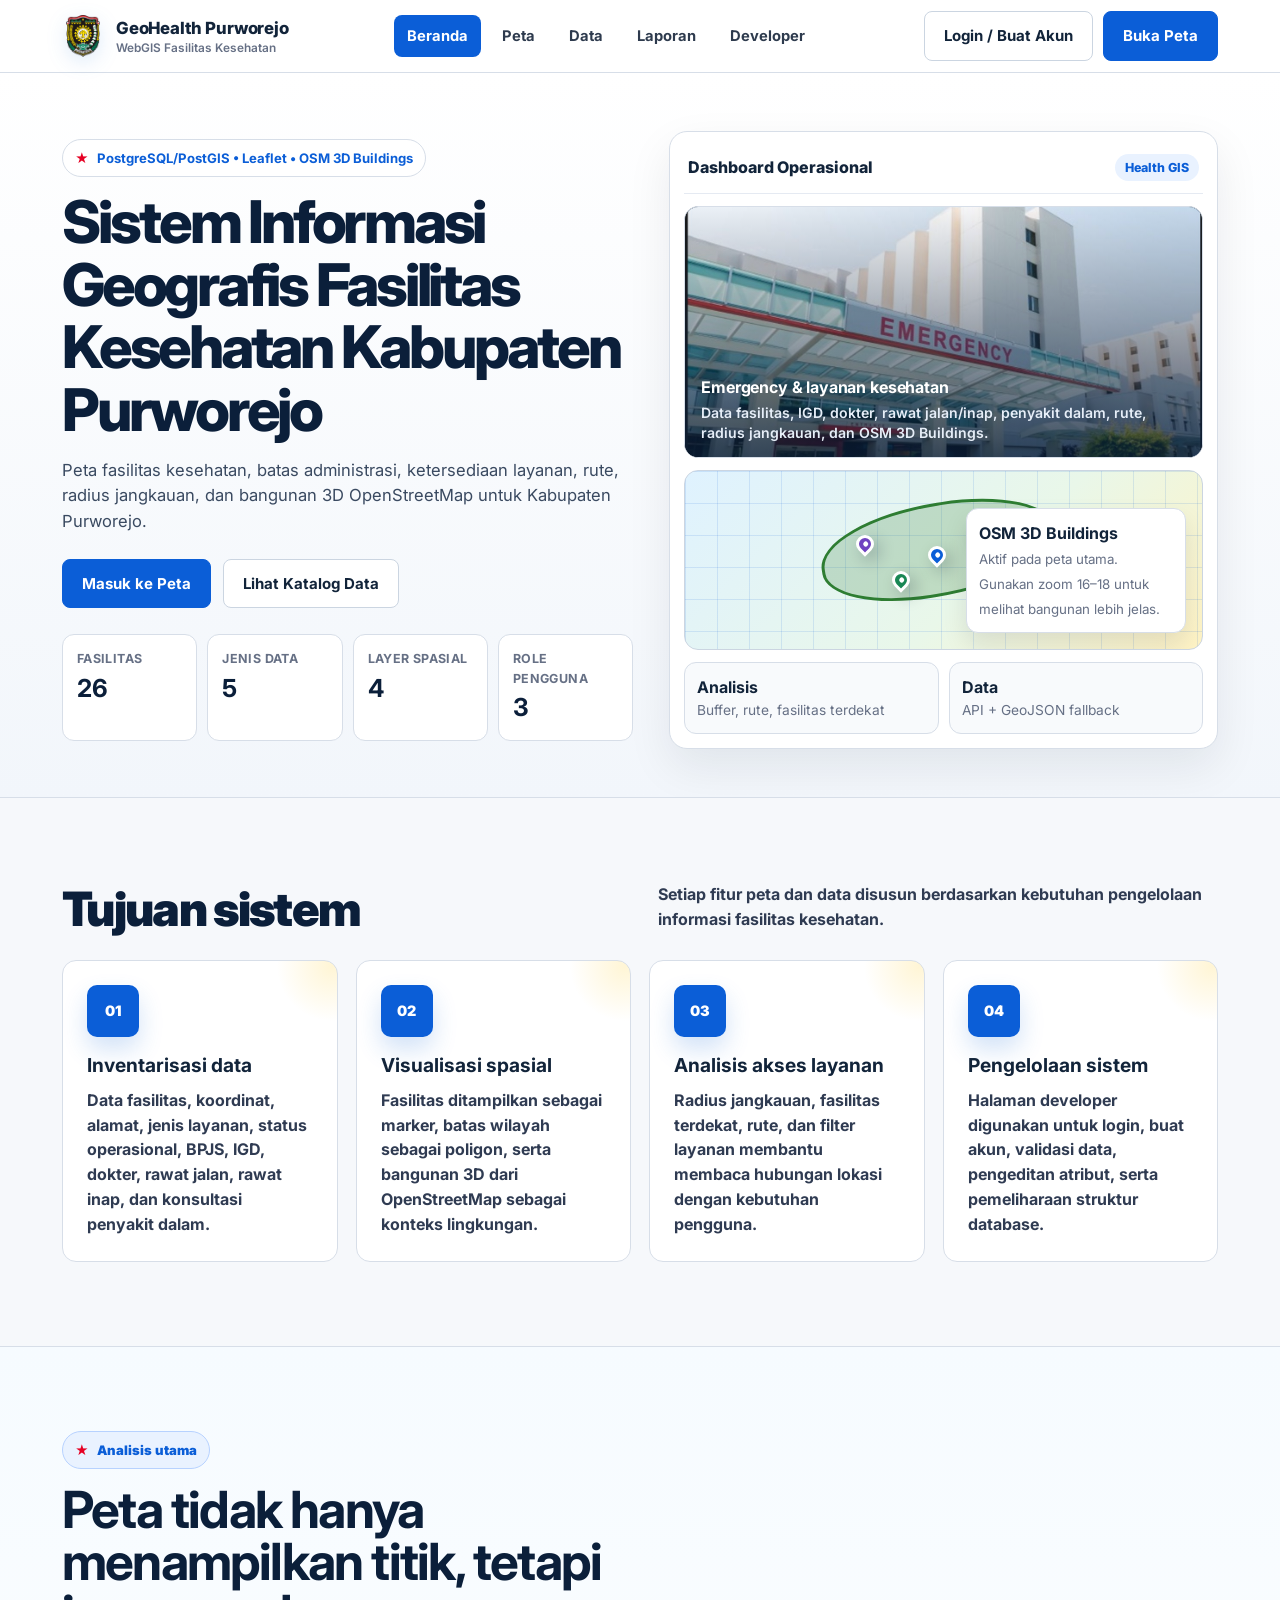
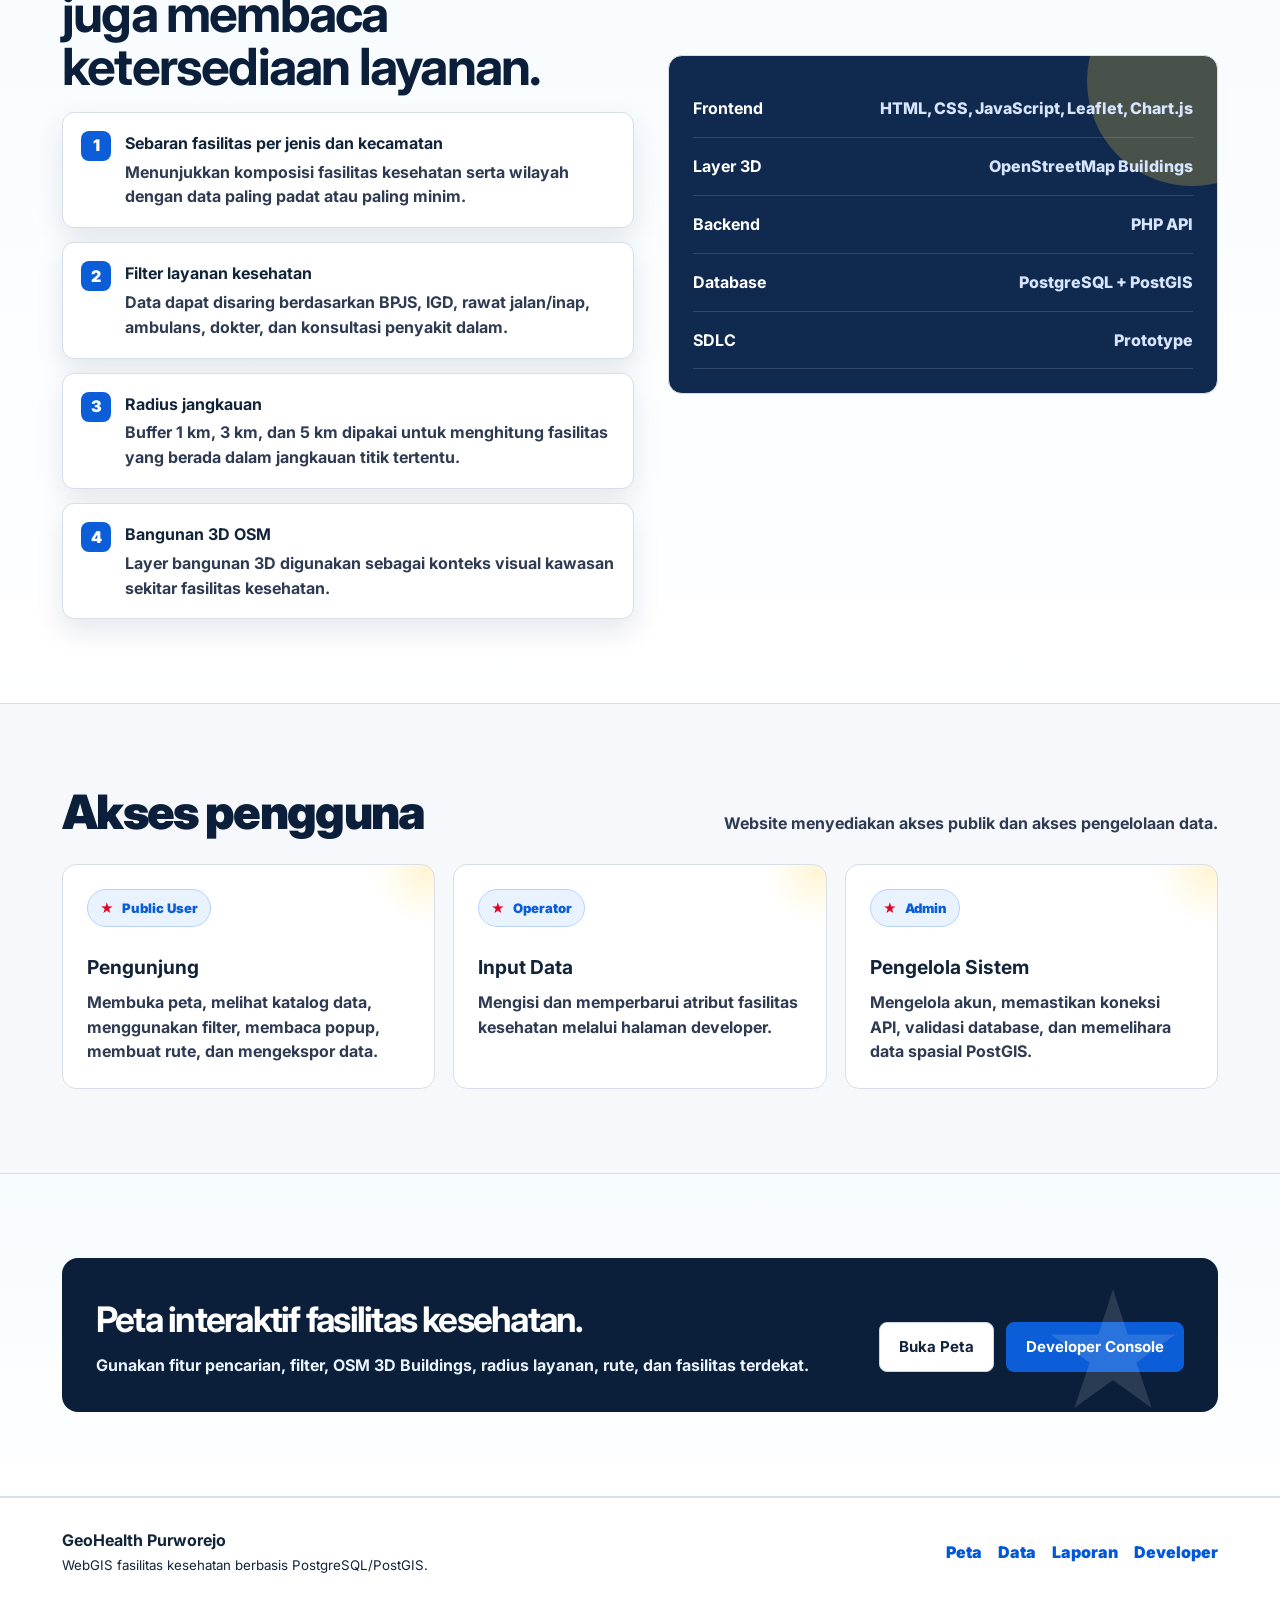
<file: index.html>
<!doctype html>
<html lang="id">
<head>
  <meta charset="utf-8">
  <meta name="viewport" content="width=device-width, initial-scale=1">
  <title>GeoHealth Purworejo | WebGIS Fasilitas Kesehatan</title>
  <link rel="preconnect" href="https://fonts.googleapis.com">
  <link rel="preconnect" href="https://fonts.gstatic.com" crossorigin>
  <link href="https://fonts.googleapis.com/css2?family=Inter:wght@400;500;600;700;800&display=swap" rel="stylesheet">
  <link rel="stylesheet" href="assets/css/style.css">
</head>
<body class="formal-theme">
  <nav class="site-nav formal-nav">
    <div class="container-narrow nav-inner">
      <a class="brand" href="index.html"><img src="assets/img/Lambang_Kabupaten_Purworejo.png" alt="Logo Purworejo"><span>GeoHealth Purworejo<small>WebGIS Fasilitas Kesehatan</small></span></a>
      <button class="mobile-toggle" id="mobileToggle" type="button">☰</button>
      <div class="nav-links" id="navLinks">
        <a class="active" href="index.html">Beranda</a>
        <a href="map.html">Peta</a>
        <a href="data.html">Data</a>
        <a href="laporan.html">Laporan</a>
        <a href="login.html">Developer</a>
      </div>
      <div class="nav-actions"><a class="btn btn-light" href="login.html">Login / Buat Akun</a><a class="btn btn-primary" href="map.html">Buka Peta</a></div>
    </div>
  </nav>

  <header class="hero formal-hero">
    <div class="container-narrow formal-hero-grid">
      <div class="formal-hero-copy">
        <span class="kicker">PostgreSQL/PostGIS • Leaflet • OSM 3D Buildings</span>
        <h1>Sistem Informasi Geografis Fasilitas Kesehatan Kabupaten Purworejo</h1>
        <p class="lead">Peta fasilitas kesehatan, batas administrasi, ketersediaan layanan, rute, radius jangkauan, dan bangunan 3D OpenStreetMap untuk Kabupaten Purworejo.</p>
        <div class="hero-cta"><a class="btn btn-primary" href="map.html">Masuk ke Peta</a><a class="btn btn-light" href="data.html">Lihat Katalog Data</a></div>
        <div class="formal-metric-strip">
          <div><span>Fasilitas</span><b id="homeTotal">26</b></div>
          <div><span>Jenis data</span><b>5</b></div>
          <div><span>Layer spasial</span><b>4</b></div>
          <div><span>Role pengguna</span><b>3</b></div>
        </div>
      </div>
      <div class="formal-dashboard-card dashboard-photo-card">
        <div class="dash-toolbar"><span>Dashboard Operasional</span><em>Health GIS</em></div>
        <figure class="dashboard-photo">
          <img src="assets/img/dashboard-rs.jpg" alt="Ilustrasi fasilitas rumah sakit untuk dashboard GeoHealth Purworejo" loading="eager">
          <figcaption>
            <b>Emergency & layanan kesehatan</b>
            <span>Data fasilitas, IGD, dokter, rawat jalan/inap, penyakit dalam, rute, radius jangkauan, dan OSM 3D Buildings.</span>
          </figcaption>
        </figure>
        <div class="dash-map-surface compact-map">
          <div class="dash-boundary"></div>
          <span class="pin p1"></span><span class="pin p2 red"></span><span class="pin p3 green"></span><span class="pin p4 yellow"></span><span class="pin p5 purple"></span>
          <div class="dash-osm-card"><b>OSM 3D Buildings</b><small>Aktif pada peta utama. Gunakan zoom 16–18 untuk melihat bangunan lebih jelas.</small></div>
        </div>
        <div class="dash-bottom">
          <div><b>Analisis</b><span>Buffer, rute, fasilitas terdekat</span></div>
          <div><b>Data</b><span>API + GeoJSON fallback</span></div>
        </div>
      </div>
    </div>
  </header>

  <section class="section" id="tujuan">
    <div class="container-narrow">
      <div class="section-head formal-head"><h2>Tujuan sistem</h2><p>Setiap fitur peta dan data disusun berdasarkan kebutuhan pengelolaan informasi fasilitas kesehatan.</p></div>
      <div class="grid-4 formal-card-grid">
        <div class="card formal-card"><div class="icon">01</div><h3>Inventarisasi data</h3><p>Data fasilitas, koordinat, alamat, jenis layanan, status operasional, BPJS, IGD, dokter, rawat jalan, rawat inap, dan konsultasi penyakit dalam.</p></div>
        <div class="card formal-card"><div class="icon">02</div><h3>Visualisasi spasial</h3><p>Fasilitas ditampilkan sebagai marker, batas wilayah sebagai poligon, serta bangunan 3D dari OpenStreetMap sebagai konteks lingkungan.</p></div>
        <div class="card formal-card"><div class="icon">03</div><h3>Analisis akses layanan</h3><p>Radius jangkauan, fasilitas terdekat, rute, dan filter layanan membantu membaca hubungan lokasi dengan kebutuhan pengguna.</p></div>
        <div class="card formal-card"><div class="icon">04</div><h3>Pengelolaan sistem</h3><p>Halaman developer digunakan untuk login, buat akun, validasi data, pengeditan atribut, serta pemeliharaan struktur database.</p></div>
      </div>
    </div>
  </section>

  <section class="section soft formal-soft">
    <div class="container-narrow split">
      <div>
        <span class="pill formal-pill">Analisis utama</span>
        <h2 class="big-title">Peta tidak hanya menampilkan titik, tetapi juga membaca ketersediaan layanan.</h2>
        <div class="feature-list formal-feature-list">
          <div class="feature-row"><span class="check">1</span><div><b>Sebaran fasilitas per jenis dan kecamatan</b><p>Menunjukkan komposisi fasilitas kesehatan serta wilayah dengan data paling padat atau paling minim.</p></div></div>
          <div class="feature-row"><span class="check">2</span><div><b>Filter layanan kesehatan</b><p>Data dapat disaring berdasarkan BPJS, IGD, rawat jalan/inap, ambulans, dokter, dan konsultasi penyakit dalam.</p></div></div>
          <div class="feature-row"><span class="check">3</span><div><b>Radius jangkauan</b><p>Buffer 1 km, 3 km, dan 5 km dipakai untuk menghitung fasilitas yang berada dalam jangkauan titik tertentu.</p></div></div>
          <div class="feature-row"><span class="check">4</span><div><b>Bangunan 3D OSM</b><p>Layer bangunan 3D digunakan sebagai konteks visual kawasan sekitar fasilitas kesehatan.</p></div></div>
        </div>
      </div>
      <div class="preview-panel formal-stack">
        <div class="line"><b>Frontend</b><span>HTML, CSS, JavaScript, Leaflet, Chart.js</span></div>
        <div class="line"><b>Layer 3D</b><span>OpenStreetMap Buildings</span></div>
        <div class="line"><b>Backend</b><span>PHP API</span></div>
        <div class="line"><b>Database</b><span>PostgreSQL + PostGIS</span></div>
        <div class="line"><b>SDLC</b><span>Prototype</span></div>
      </div>
    </div>
  </section>

  <section class="section">
    <div class="container-narrow">
      <div class="section-head formal-head"><h2>Akses pengguna</h2><p>Website menyediakan akses publik dan akses pengelolaan data.</p></div>
      <div class="grid-3">
        <div class="card role-card formal-card"><span class="pill formal-pill">Public User</span><h3>Pengunjung</h3><p>Membuka peta, melihat katalog data, menggunakan filter, membaca popup, membuat rute, dan mengekspor data.</p></div>
        <div class="card role-card formal-card"><span class="pill formal-pill">Operator</span><h3>Input Data</h3><p>Mengisi dan memperbarui atribut fasilitas kesehatan melalui halaman developer.</p></div>
        <div class="card role-card formal-card"><span class="pill formal-pill">Admin</span><h3>Pengelola Sistem</h3><p>Mengelola akun, memastikan koneksi API, validasi database, dan memelihara data spasial PostGIS.</p></div>
      </div>
    </div>
  </section>

  <section class="section soft formal-soft">
    <div class="container-narrow">
      <div class="cta formal-cta">
        <div><h2>Peta interaktif fasilitas kesehatan.</h2><p>Gunakan fitur pencarian, filter, OSM 3D Buildings, radius layanan, rute, dan fasilitas terdekat.</p></div>
        <div class="hero-cta"><a class="btn btn-light" href="map.html">Buka Peta</a><a class="btn btn-primary" href="login.html">Developer Console</a></div>
      </div>
    </div>
  </section>

  <footer class="site-footer"><div class="container-narrow footer-inner"><div><b>GeoHealth Purworejo</b><br><small>WebGIS fasilitas kesehatan berbasis PostgreSQL/PostGIS.</small></div><div class="footer-links"><a href="map.html">Peta</a><a href="data.html">Data</a><a href="laporan.html">Laporan</a><a href="login.html">Developer</a></div></div></footer>
  <script src="assets/js/common.js"></script>
</body>
</html>
</file>
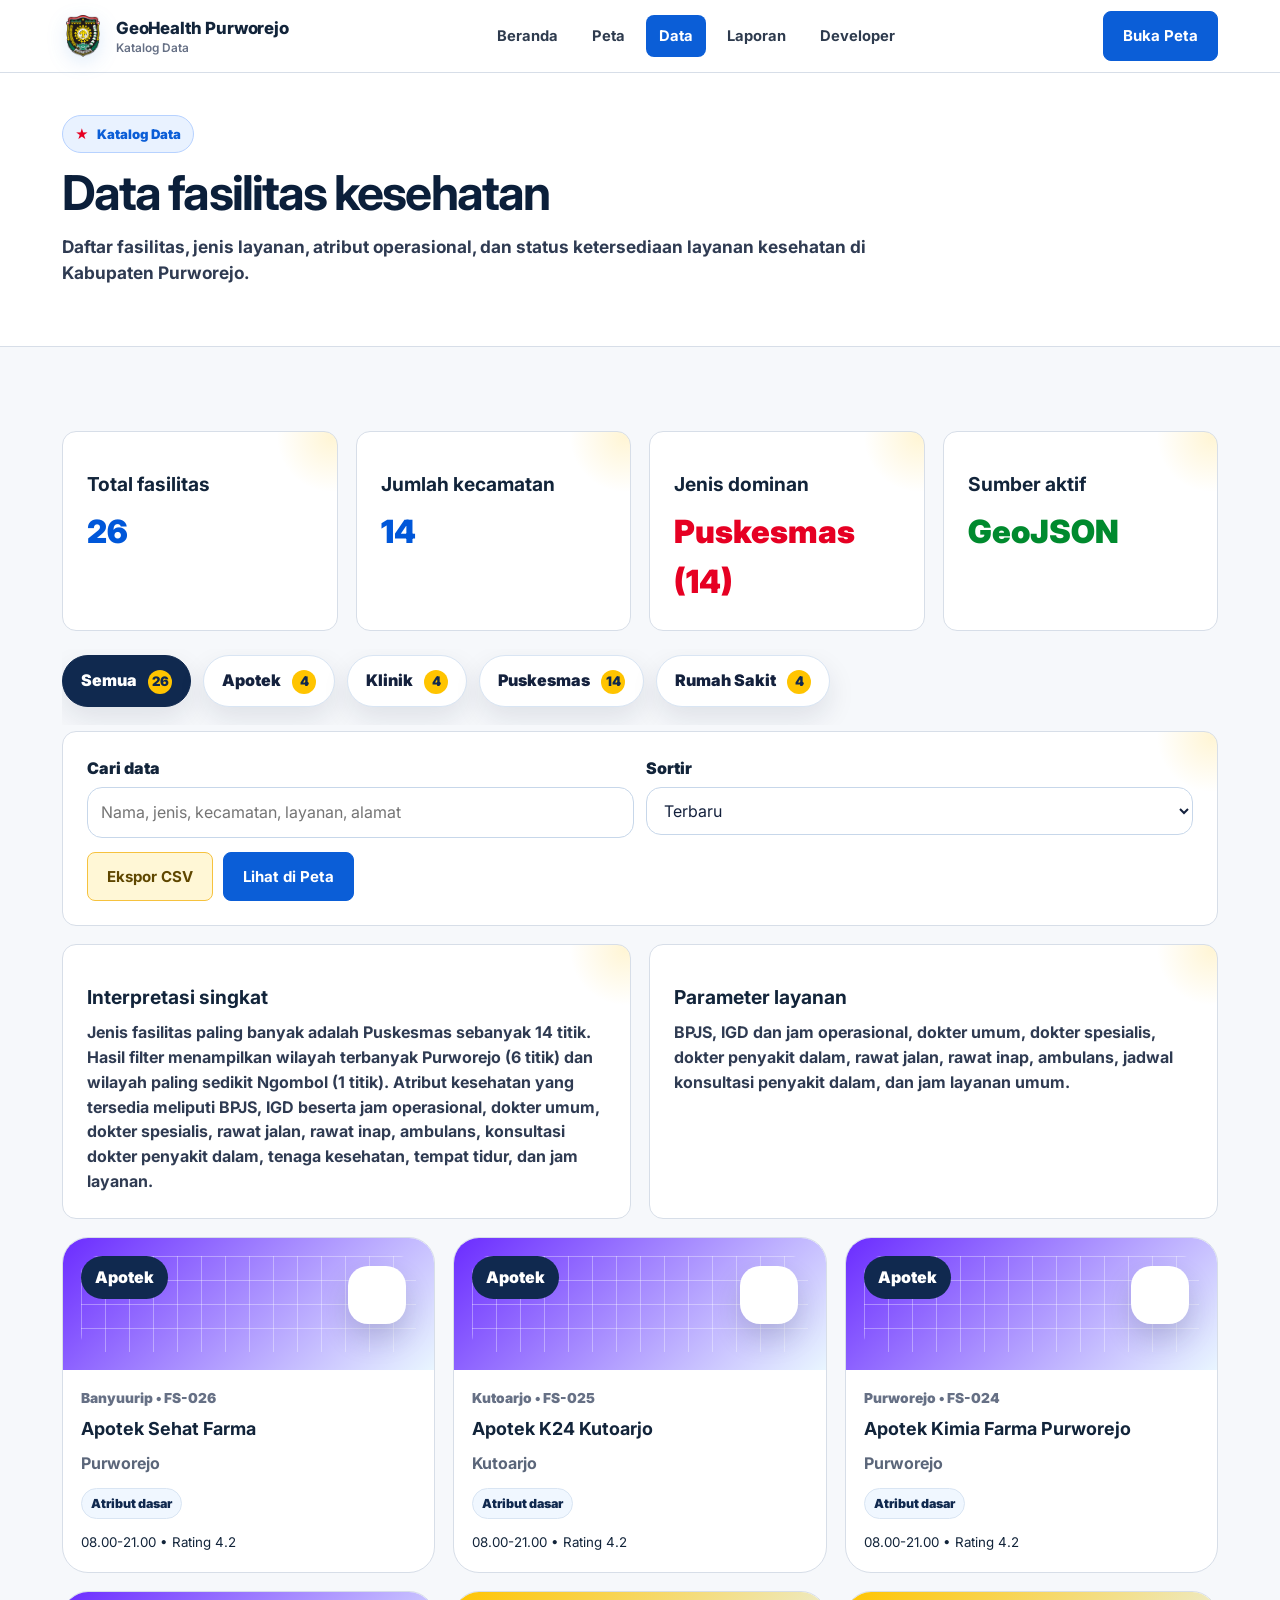
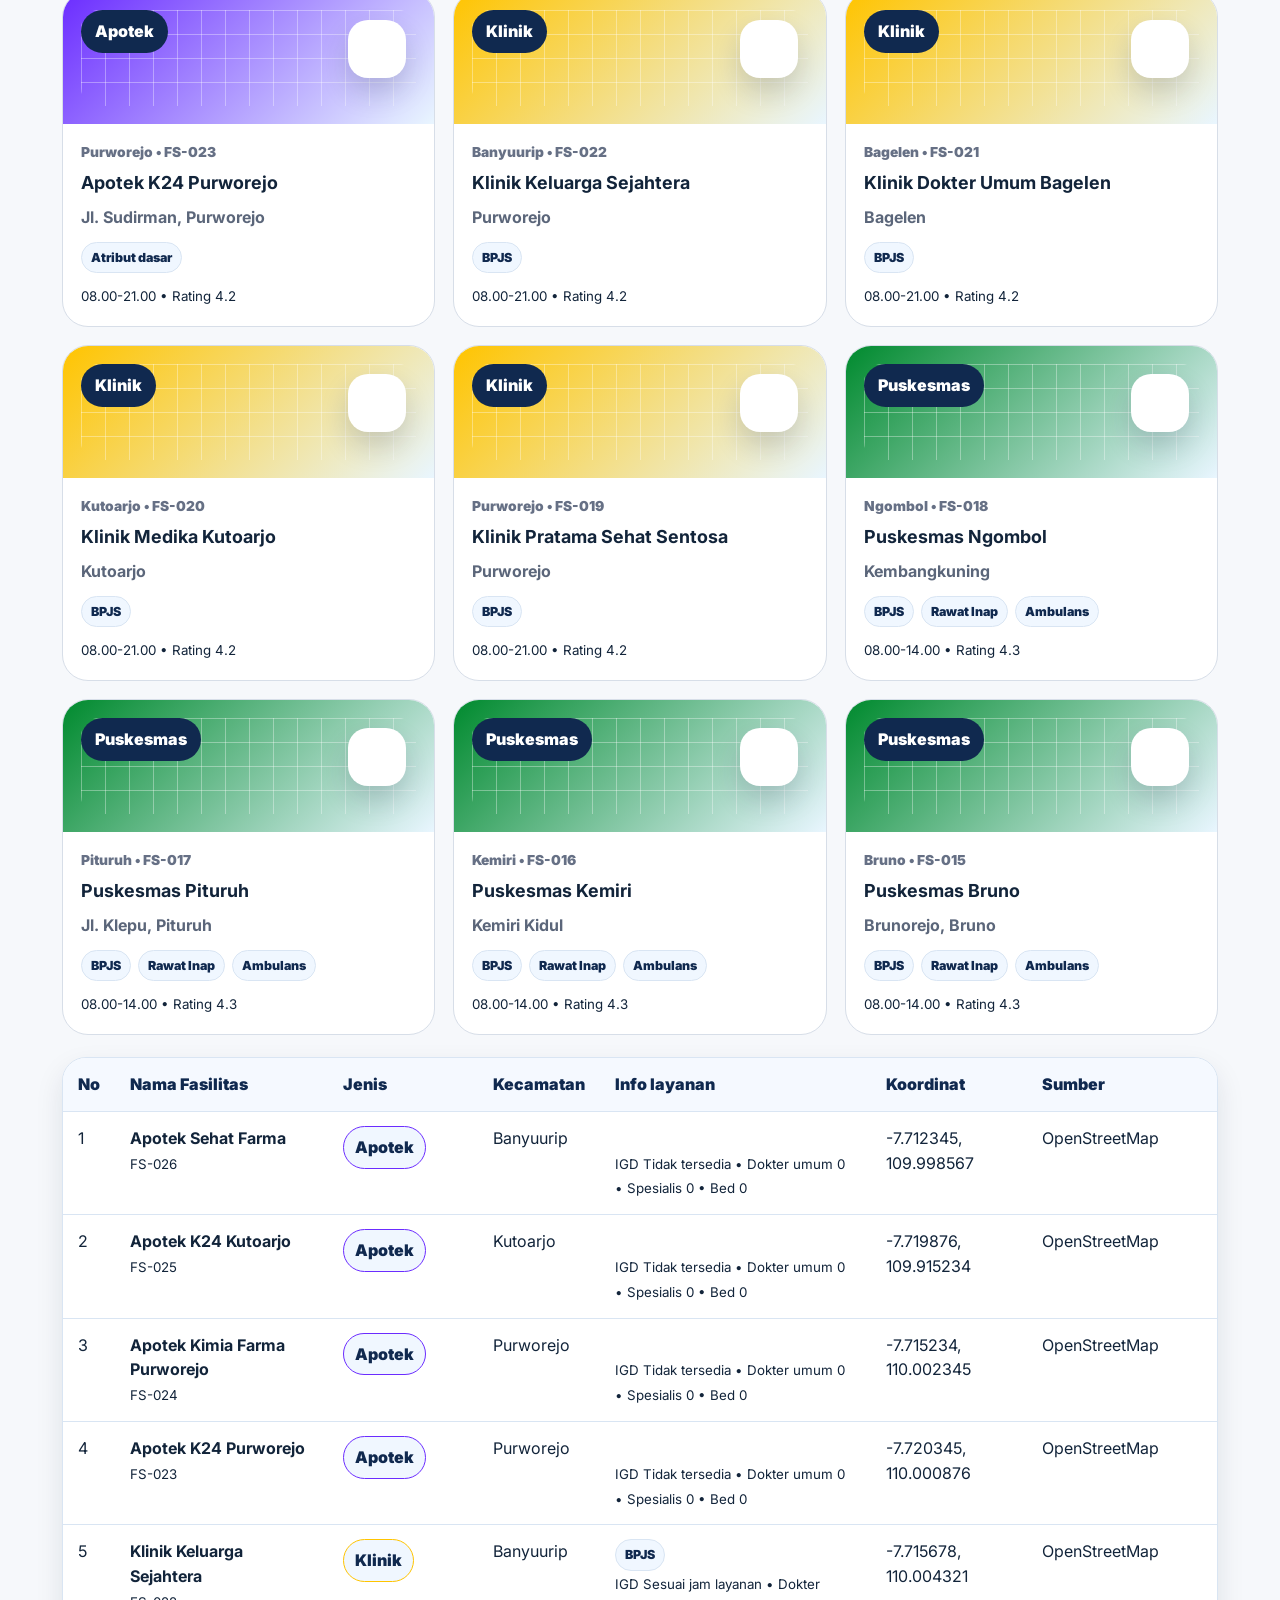
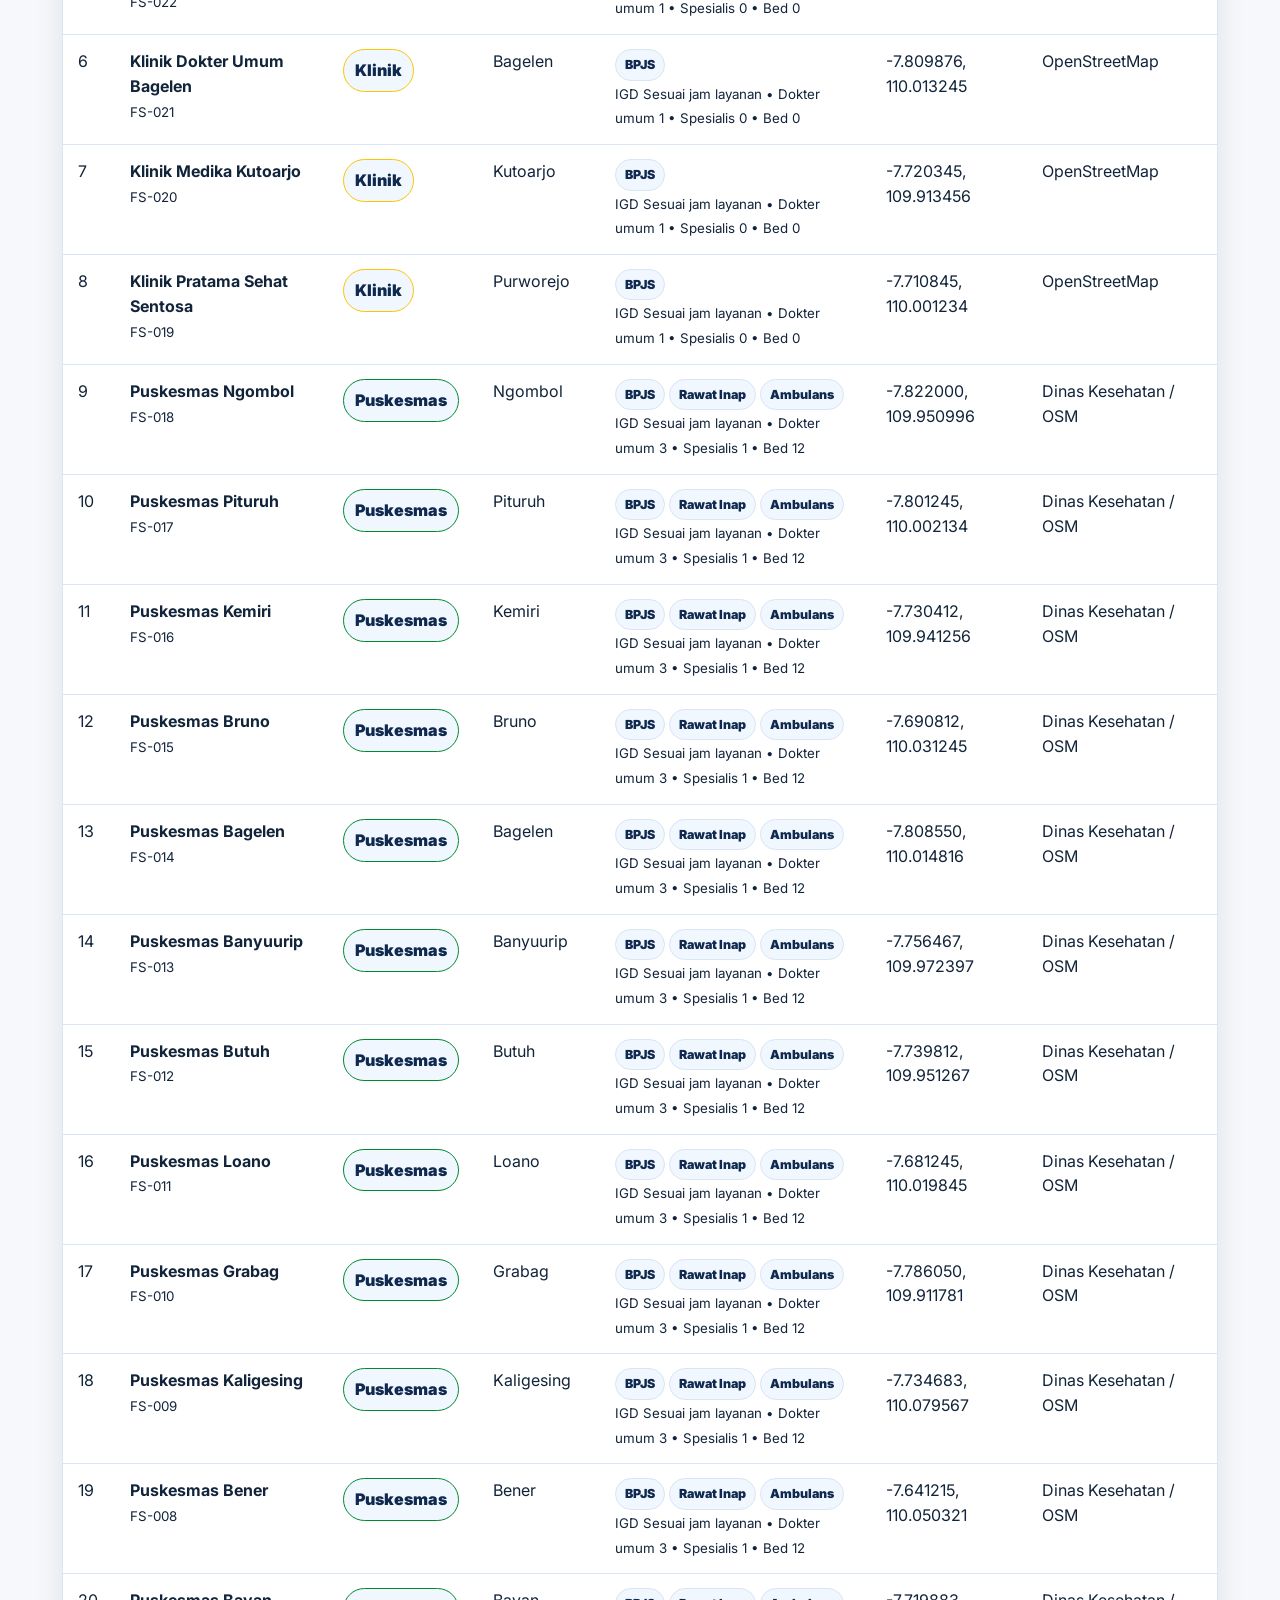
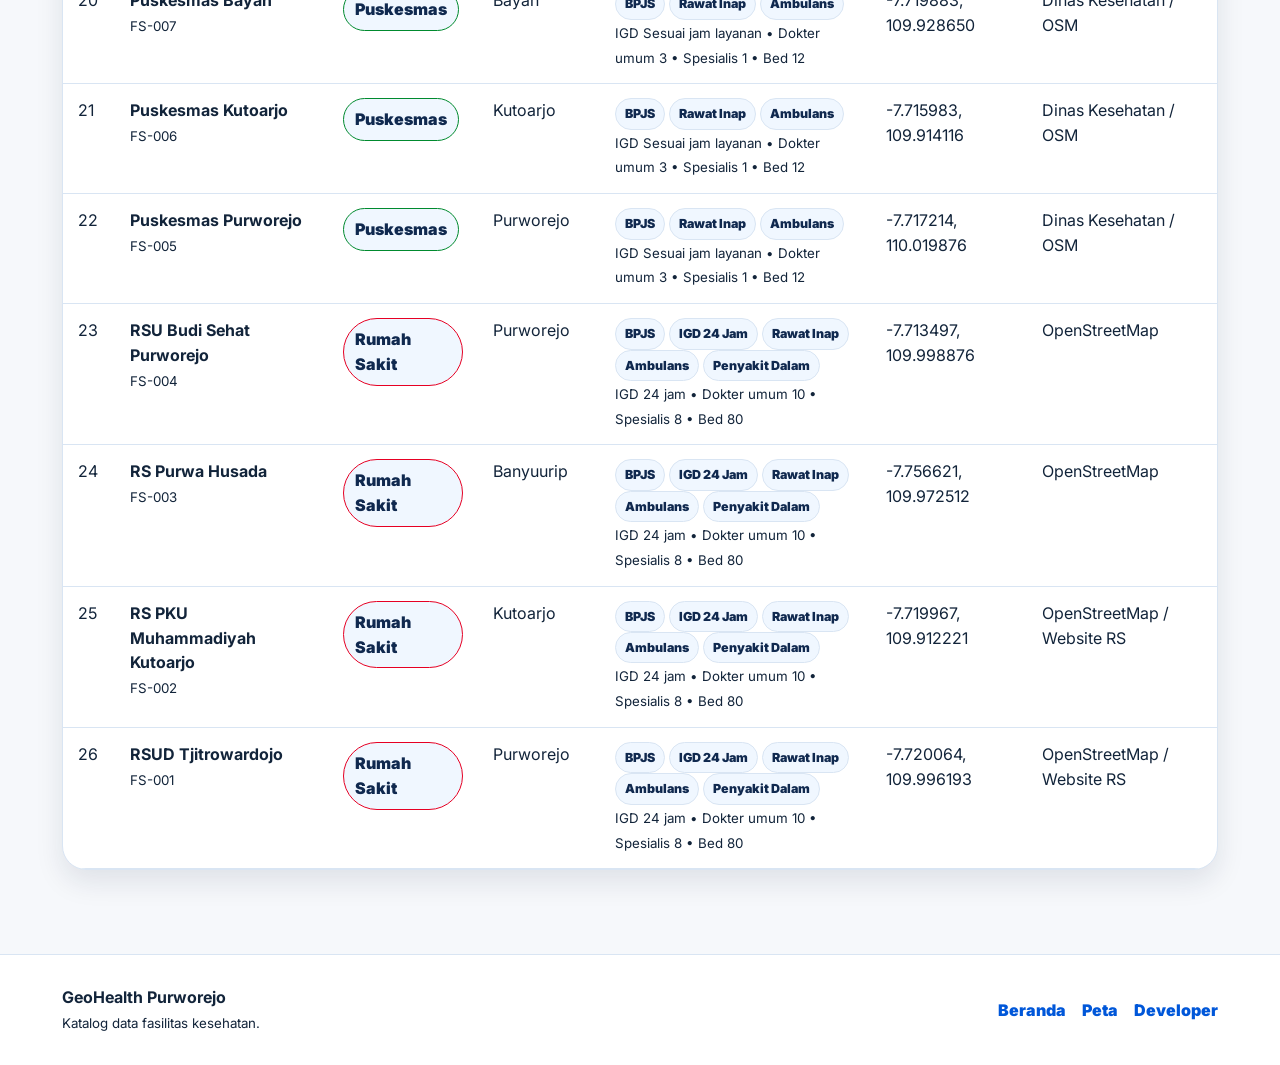
<file: data.html>
<!doctype html>
<html lang="id">
<head>
  <meta charset="utf-8"><meta name="viewport" content="width=device-width, initial-scale=1">
  <title>Katalog Data | GeoHealth Purworejo</title>
  <link rel="preconnect" href="https://fonts.googleapis.com"><link rel="preconnect" href="https://fonts.gstatic.com" crossorigin>
  <link href="https://fonts.googleapis.com/css2?family=Inter:wght@400;500;600;700;800&display=swap" rel="stylesheet">
  <link rel="stylesheet" href="assets/css/style.css">
</head>
<body class="formal-theme">
<nav class="site-nav formal-nav"><div class="container-narrow nav-inner"><a class="brand" href="index.html"><img src="assets/img/Lambang_Kabupaten_Purworejo.png" alt="Logo"><span>GeoHealth Purworejo<small>Katalog Data</small></span></a><button class="mobile-toggle" id="mobileToggle" type="button">☰</button><div class="nav-links" id="navLinks"><a href="index.html">Beranda</a><a href="map.html">Peta</a><a class="active" href="data.html">Data</a><a href="laporan.html">Laporan</a><a href="login.html">Developer</a></div><div class="nav-actions"><a class="btn btn-primary" href="map.html">Buka Peta</a></div></div></nav>
<header class="page-hero formal-page-hero"><div class="container-narrow"><span class="pill formal-pill">Katalog Data</span><h1>Data fasilitas kesehatan</h1><p>Daftar fasilitas, jenis layanan, atribut operasional, dan status ketersediaan layanan kesehatan di Kabupaten Purworejo.</p></div></header>
<main class="section"><div class="container-narrow">
  <div class="grid-4 formal-card-grid" style="margin-bottom:18px"><div class="card formal-card"><h3>Total fasilitas</h3><p class="stat-number" id="dtTotal">0</p></div><div class="card formal-card"><h3>Jumlah kecamatan</h3><p class="stat-number" id="dtKec">0</p></div><div class="card formal-card"><h3>Jenis dominan</h3><p class="stat-number red" id="dtDominant">—</p></div><div class="card formal-card"><h3>Sumber aktif</h3><p class="stat-number green" id="dtSource">—</p></div></div>
  <div class="category-row" id="categoryRow"><button class="category-pill active" data-type="">Semua</button></div>
  <div class="catalog-toolbar card formal-card"><div class="form-grid"><div class="form-group"><label>Cari data</label><input class="input" id="dtSearch" placeholder="Nama, jenis, kecamatan, layanan, alamat"></div><div class="form-group"><label>Sortir</label><select class="select" id="dtSort"><option value="terbaru">Terbaru</option><option value="nama">Nama A-Z</option><option value="jenis">Jenis fasilitas</option><option value="kecamatan">Kecamatan</option></select></div></div><div class="toolbar-actions"><button class="btn btn-soft" id="dtExport" type="button">Ekspor CSV</button><a class="btn btn-primary" href="map.html">Lihat di Peta</a></div></div>
  <div class="grid-2" style="margin:18px 0"><div class="card analysis-card formal-card"><h3>Interpretasi singkat</h3><p id="dtInterpretation">Memuat analisis data...</p></div><div class="card analysis-card formal-card"><h3>Parameter layanan</h3><p>BPJS, IGD dan jam operasional, dokter umum, dokter spesialis, dokter penyakit dalam, rawat jalan, rawat inap, ambulans, jadwal konsultasi penyakit dalam, dan jam layanan umum.</p></div></div>
  <div class="publication-grid formal-publication-grid" id="cardList"></div>
  <div class="table-wrap" style="margin-top:22px"><table class="data-table"><thead><tr><th>No</th><th>Nama Fasilitas</th><th>Jenis</th><th>Kecamatan</th><th>Info layanan</th><th>Koordinat</th><th>Sumber</th></tr></thead><tbody id="dtBody"><tr><td colspan="7">Memuat data...</td></tr></tbody></table></div>
</div></main>
<footer class="site-footer"><div class="container-narrow footer-inner"><div><b>GeoHealth Purworejo</b><br><small>Katalog data fasilitas kesehatan.</small></div><div class="footer-links"><a href="index.html">Beranda</a><a href="map.html">Peta</a><a href="login.html">Developer</a></div></div></footer><script src="assets/js/common.js"></script><script src="assets/js/data.js"></script></body></html>
</file>
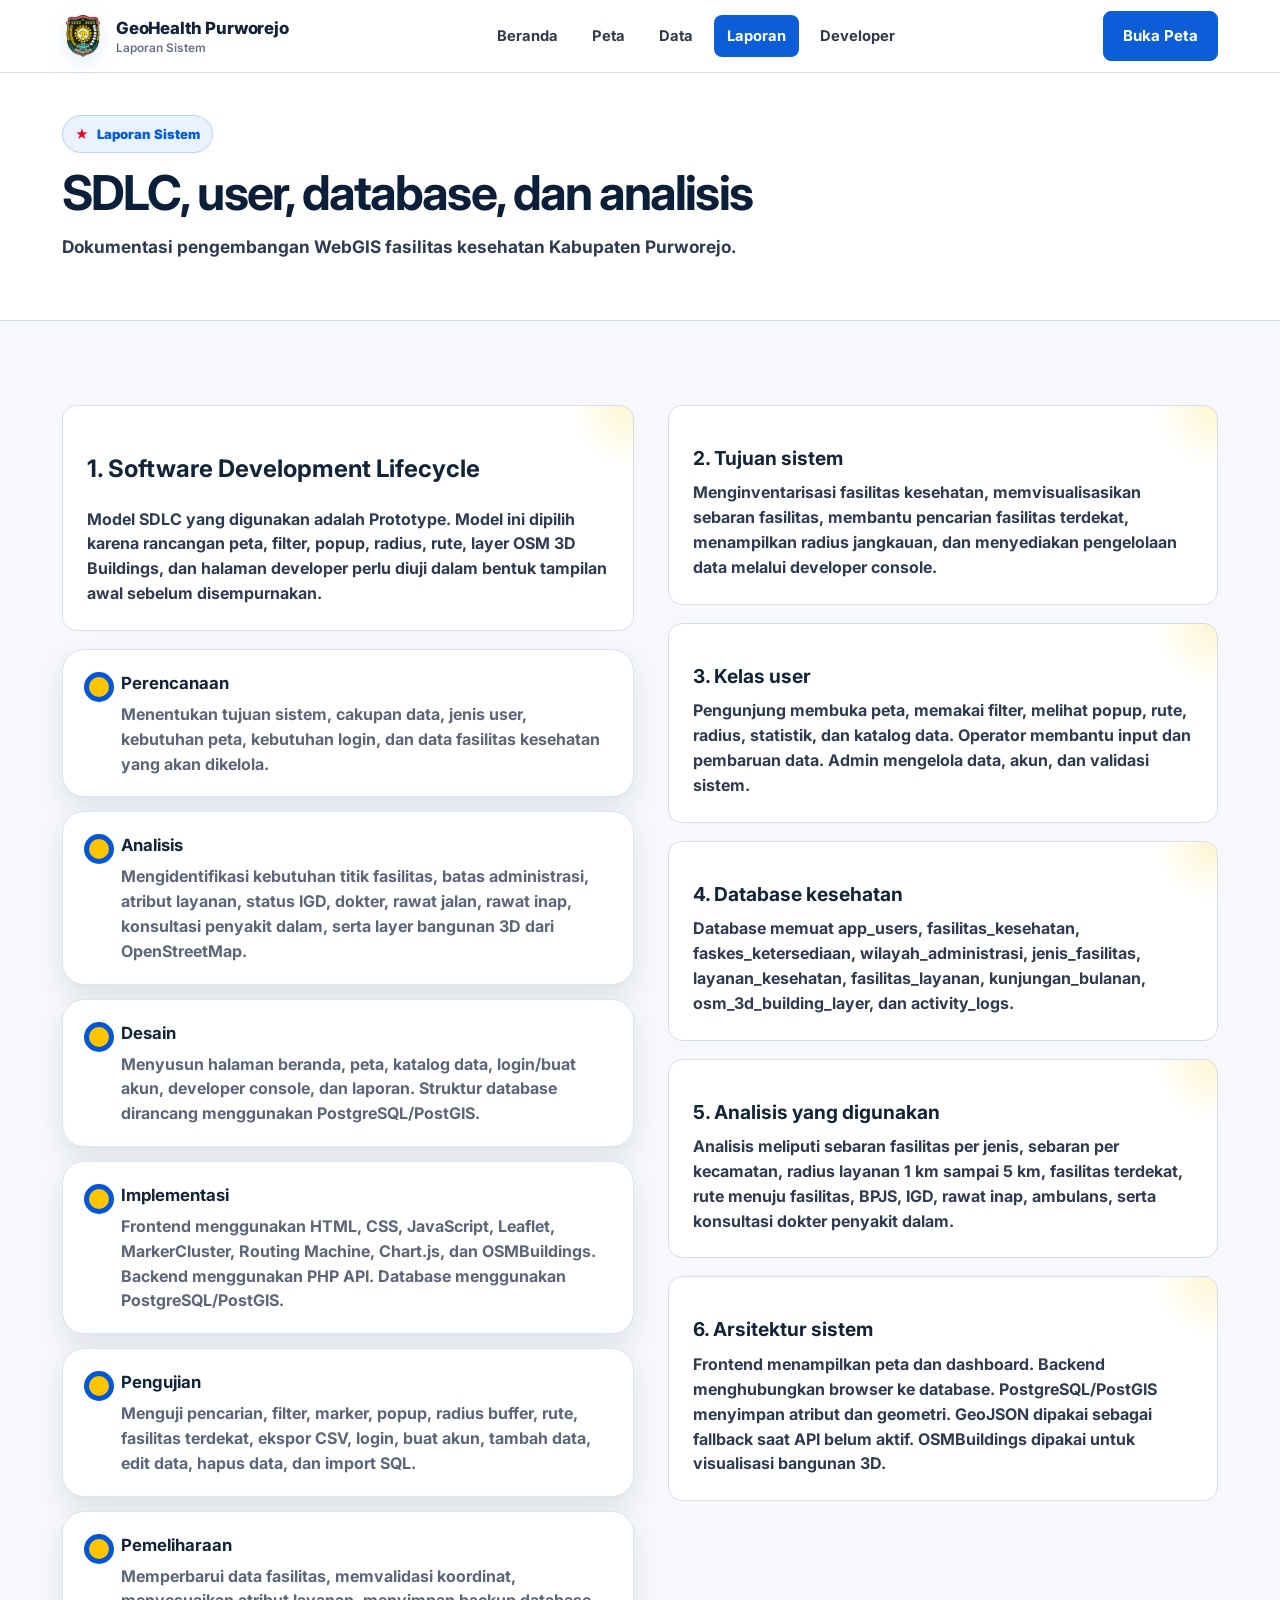
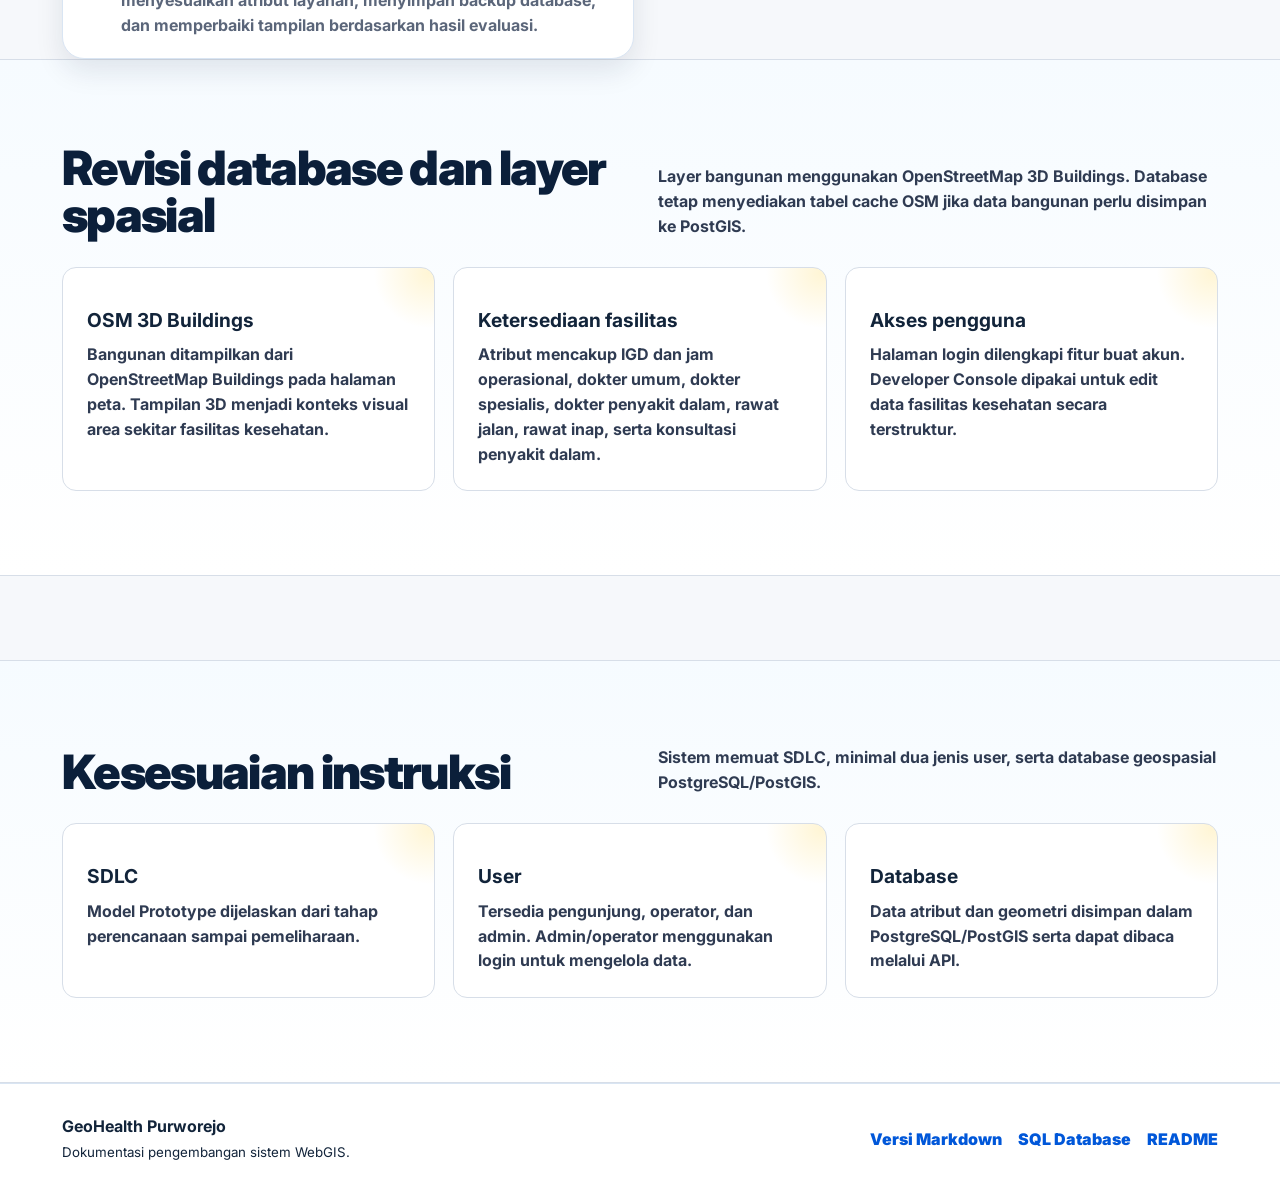
<file: laporan.html>
<!doctype html>
<html lang="id">
<head>
  <meta charset="utf-8"><meta name="viewport" content="width=device-width, initial-scale=1">
  <title>Laporan Sistem | GeoHealth Purworejo</title>
  <link rel="preconnect" href="https://fonts.googleapis.com"><link rel="preconnect" href="https://fonts.gstatic.com" crossorigin>
  <link href="https://fonts.googleapis.com/css2?family=Inter:wght@400;500;600;700;800&display=swap" rel="stylesheet">
  <link rel="stylesheet" href="assets/css/style.css">
</head>
<body class="formal-theme">
<nav class="site-nav formal-nav"><div class="container-narrow nav-inner"><a class="brand" href="index.html"><img src="assets/img/Lambang_Kabupaten_Purworejo.png" alt="Logo"><span>GeoHealth Purworejo<small>Laporan Sistem</small></span></a><button class="mobile-toggle" id="mobileToggle" type="button">☰</button><div class="nav-links" id="navLinks"><a href="index.html">Beranda</a><a href="map.html">Peta</a><a href="data.html">Data</a><a class="active" href="laporan.html">Laporan</a><a href="login.html">Developer</a></div><div class="nav-actions"><a class="btn btn-primary" href="map.html">Buka Peta</a></div></div></nav>
<header class="page-hero formal-page-hero"><div class="container-narrow"><span class="pill formal-pill">Laporan Sistem</span><h1>SDLC, user, database, dan analisis</h1><p>Dokumentasi pengembangan WebGIS fasilitas kesehatan Kabupaten Purworejo.</p></div></header>
<main class="section"><div class="container-narrow split" style="align-items:start">
<section>
  <div class="card formal-card" style="margin-bottom:18px"><h2>1. Software Development Lifecycle</h2><p>Model SDLC yang digunakan adalah <b>Prototype</b>. Model ini dipilih karena rancangan peta, filter, popup, radius, rute, layer OSM 3D Buildings, dan halaman developer perlu diuji dalam bentuk tampilan awal sebelum disempurnakan.</p></div>
  <div class="timeline">
    <div class="timeline-item"><b>Perencanaan</b><p>Menentukan tujuan sistem, cakupan data, jenis user, kebutuhan peta, kebutuhan login, dan data fasilitas kesehatan yang akan dikelola.</p></div>
    <div class="timeline-item"><b>Analisis</b><p>Mengidentifikasi kebutuhan titik fasilitas, batas administrasi, atribut layanan, status IGD, dokter, rawat jalan, rawat inap, konsultasi penyakit dalam, serta layer bangunan 3D dari OpenStreetMap.</p></div>
    <div class="timeline-item"><b>Desain</b><p>Menyusun halaman beranda, peta, katalog data, login/buat akun, developer console, dan laporan. Struktur database dirancang menggunakan PostgreSQL/PostGIS.</p></div>
    <div class="timeline-item"><b>Implementasi</b><p>Frontend menggunakan HTML, CSS, JavaScript, Leaflet, MarkerCluster, Routing Machine, Chart.js, dan OSMBuildings. Backend menggunakan PHP API. Database menggunakan PostgreSQL/PostGIS.</p></div>
    <div class="timeline-item"><b>Pengujian</b><p>Menguji pencarian, filter, marker, popup, radius buffer, rute, fasilitas terdekat, ekspor CSV, login, buat akun, tambah data, edit data, hapus data, dan import SQL.</p></div>
    <div class="timeline-item"><b>Pemeliharaan</b><p>Memperbarui data fasilitas, memvalidasi koordinat, menyesuaikan atribut layanan, menyimpan backup database, dan memperbaiki tampilan berdasarkan hasil evaluasi.</p></div>
  </div>
</section>
<aside>
  <div class="card formal-card" style="margin-bottom:18px"><h3>2. Tujuan sistem</h3><p>Menginventarisasi fasilitas kesehatan, memvisualisasikan sebaran fasilitas, membantu pencarian fasilitas terdekat, menampilkan radius jangkauan, dan menyediakan pengelolaan data melalui developer console.</p></div>
  <div class="card formal-card" style="margin-bottom:18px"><h3>3. Kelas user</h3><p><b>Pengunjung</b> membuka peta, memakai filter, melihat popup, rute, radius, statistik, dan katalog data. <b>Operator</b> membantu input dan pembaruan data. <b>Admin</b> mengelola data, akun, dan validasi sistem.</p></div>
  <div class="card formal-card" style="margin-bottom:18px"><h3>4. Database kesehatan</h3><p>Database memuat <b>app_users</b>, <b>fasilitas_kesehatan</b>, <b>faskes_ketersediaan</b>, <b>wilayah_administrasi</b>, <b>jenis_fasilitas</b>, <b>layanan_kesehatan</b>, <b>fasilitas_layanan</b>, <b>kunjungan_bulanan</b>, <b>osm_3d_building_layer</b>, dan <b>activity_logs</b>.</p></div>
  <div class="card formal-card" style="margin-bottom:18px"><h3>5. Analisis yang digunakan</h3><p>Analisis meliputi sebaran fasilitas per jenis, sebaran per kecamatan, radius layanan 1 km sampai 5 km, fasilitas terdekat, rute menuju fasilitas, BPJS, IGD, rawat inap, ambulans, serta konsultasi dokter penyakit dalam.</p></div>
  <div class="card formal-card"><h3>6. Arsitektur sistem</h3><p>Frontend menampilkan peta dan dashboard. Backend menghubungkan browser ke database. PostgreSQL/PostGIS menyimpan atribut dan geometri. GeoJSON dipakai sebagai fallback saat API belum aktif. OSMBuildings dipakai untuk visualisasi bangunan 3D.</p></div>
</aside>
</div>
<section class="section soft formal-soft"><div class="container-narrow"><div class="section-head formal-head"><h2>Revisi database dan layer spasial</h2><p>Layer bangunan menggunakan OpenStreetMap 3D Buildings. Database tetap menyediakan tabel cache OSM jika data bangunan perlu disimpan ke PostGIS.</p></div><div class="grid-3"><div class="card formal-card"><h3>OSM 3D Buildings</h3><p>Bangunan ditampilkan dari OpenStreetMap Buildings pada halaman peta. Tampilan 3D menjadi konteks visual area sekitar fasilitas kesehatan.</p></div><div class="card formal-card"><h3>Ketersediaan fasilitas</h3><p>Atribut mencakup IGD dan jam operasional, dokter umum, dokter spesialis, dokter penyakit dalam, rawat jalan, rawat inap, serta konsultasi penyakit dalam.</p></div><div class="card formal-card"><h3>Akses pengguna</h3><p>Halaman login dilengkapi fitur buat akun. Developer Console dipakai untuk edit data fasilitas kesehatan secara terstruktur.</p></div></div></div></section>
</main>
<section class="section soft formal-soft"><div class="container-narrow"><div class="section-head formal-head"><h2>Kesesuaian instruksi</h2><p>Sistem memuat SDLC, minimal dua jenis user, serta database geospasial PostgreSQL/PostGIS.</p></div><div class="grid-3"><div class="card formal-card"><h3>SDLC</h3><p>Model Prototype dijelaskan dari tahap perencanaan sampai pemeliharaan.</p></div><div class="card formal-card"><h3>User</h3><p>Tersedia pengunjung, operator, dan admin. Admin/operator menggunakan login untuk mengelola data.</p></div><div class="card formal-card"><h3>Database</h3><p>Data atribut dan geometri disimpan dalam PostgreSQL/PostGIS serta dapat dibaca melalui API.</p></div></div></div></section>
<footer class="site-footer"><div class="container-narrow footer-inner"><div><b>GeoHealth Purworejo</b><br><small>Dokumentasi pengembangan sistem WebGIS.</small></div><div class="footer-links"><a href="docs/laporan_tahapan_sdlc.md">Versi Markdown</a><a href="database/schema_postgresql.sql">SQL Database</a><a href="README.md">README</a></div></div></footer><script src="assets/js/common.js"></script></body></html>
</file>
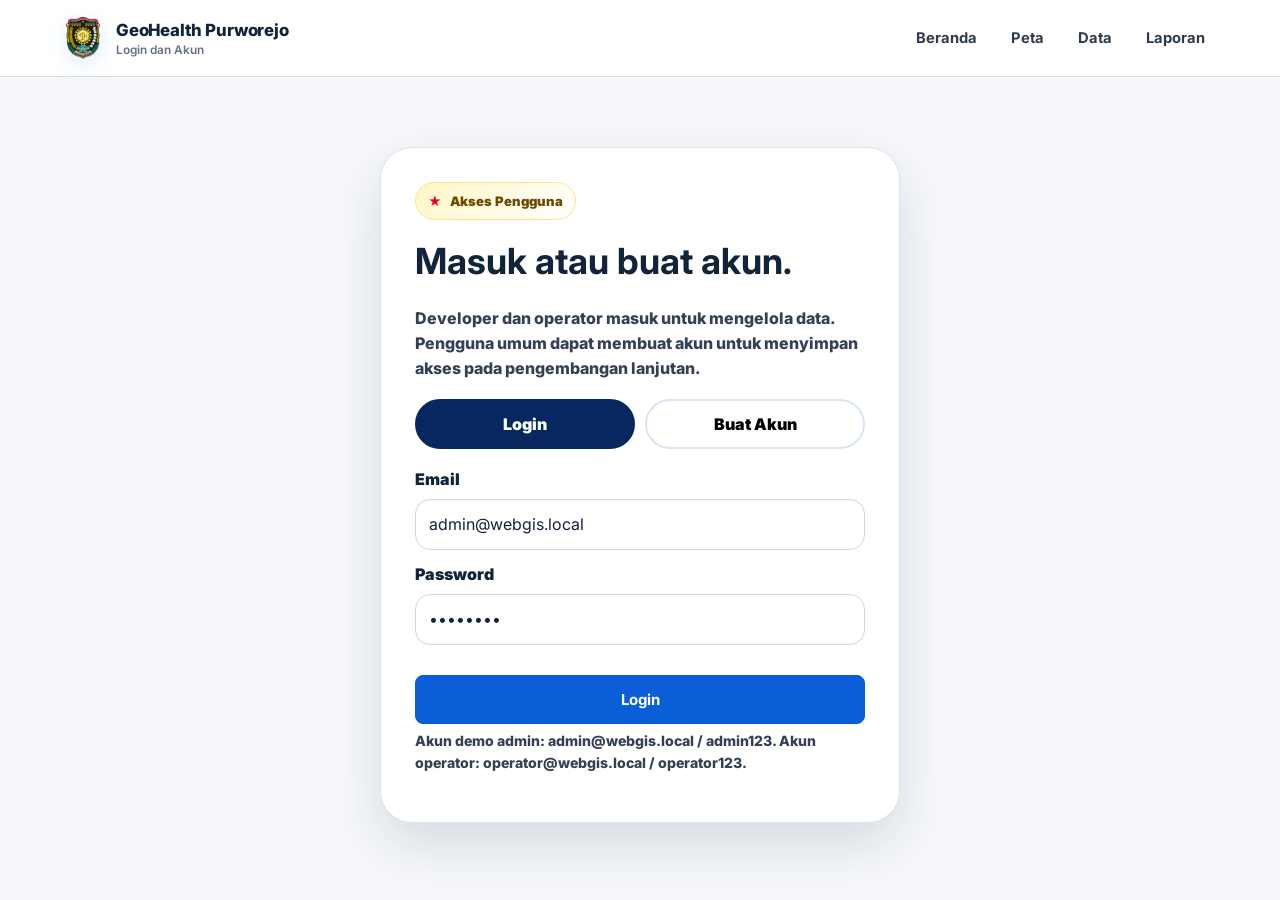
<file: login.html>
<!doctype html><html lang="id"><head><meta charset="utf-8"><meta name="viewport" content="width=device-width, initial-scale=1"><title>Login / Buat Akun | GeoHealth Purworejo</title><link rel="preconnect" href="https://fonts.googleapis.com"><link rel="preconnect" href="https://fonts.gstatic.com" crossorigin><link href="https://fonts.googleapis.com/css2?family=Inter:wght@400;500;600;700;800&display=swap" rel="stylesheet"><link rel="stylesheet" href="assets/css/style.css"></head><body class="formal-theme">
<nav class="site-nav"><div class="container-narrow nav-inner"><a class="brand" href="index.html"><img src="assets/img/Lambang_Kabupaten_Purworejo.png" alt="Logo"><span>GeoHealth Purworejo<small>Login dan Akun</small></span></a><div class="nav-links"><a href="index.html">Beranda</a><a href="map.html">Peta</a><a href="data.html">Data</a><a href="laporan.html">Laporan</a></div></div></nav>
<main class="container-narrow"><div class="auth-card"><span class="pill">Akses Pengguna</span><h1 style="font-size:2.25rem;margin:14px 0 8px">Masuk atau buat akun.</h1><p style="color:#344054;font-weight:800">Developer dan operator masuk untuk mengelola data. Pengguna umum dapat membuat akun untuk menyimpan akses pada pengembangan lanjutan.</p><div class="auth-tabs"><button type="button" class="auth-tab active" data-auth-tab="login">Login</button><button type="button" class="auth-tab" data-auth-tab="register">Buat Akun</button></div>
<section class="auth-pane" id="loginPane"><form id="loginForm"><div class="form-group"><label>Email</label><input class="input" type="email" name="email" value="admin@webgis.local" required></div><div class="form-group" style="margin-top:12px"><label>Password</label><input class="input" type="password" name="password" value="admin123" required></div><div id="loginMsg" style="margin-top:14px"></div><button class="btn btn-primary" style="width:100%;margin-top:16px" type="submit">Login</button></form><p class="help-text">Akun demo admin: admin@webgis.local / admin123. Akun operator: operator@webgis.local / operator123.</p></section>
<section class="auth-pane hidden" id="registerPane"><form id="registerForm"><div class="form-group"><label>Nama lengkap</label><input class="input" type="text" name="name" placeholder="Nama pengguna" required></div><div class="form-group" style="margin-top:12px"><label>Email</label><input class="input" type="email" name="email" placeholder="nama@email.com" required></div><div class="form-group" style="margin-top:12px"><label>Password</label><input class="input" type="password" name="password" minlength="6" placeholder="Minimal 6 karakter" required></div><div id="registerMsg" style="margin-top:14px"></div><button class="btn btn-success" style="width:100%;margin-top:16px" type="submit">Buat Akun</button></form><p class="help-text">Akun baru dibuat sebagai public user. Hak kelola data tetap melalui role admin atau operator.</p></section></div></main><script src="assets/js/common.js"></script><script src="assets/js/auth.js"></script></body></html>
</file>
<file: assets/css/style.css>
:root{
  --toy-blue:#0057D9;
  --toy-blue-dark:#003B95;
  --toy-yellow:#FFC400;
  --toy-red:#E60023;
  --toy-green:#008A2E;
  --toy-purple:#6B2CFF;
  --toy-sky:#e9f6ff;
  --ink:#14213d;
  --muted:#5b667a;
  --line:#d9e5f3;
  --soft:#f4f9ff;
  --surface:#ffffff;
  --shadow:0 22px 55px rgba(20,33,61,.14);
  --shadow-sm:0 12px 28px rgba(20,33,61,.10);
  --radius:24px;
  --radius-sm:16px;
}
*{box-sizing:border-box}
html{scroll-behavior:smooth}
body{margin:0;font-family:'Nunito','Inter',system-ui,-apple-system,BlinkMacSystemFont,'Segoe UI',sans-serif;color:var(--ink);background:#fff;line-height:1.55;overflow-x:hidden}
a{text-decoration:none;color:inherit}
img{max-width:100%;display:block}
button,input,select,textarea{font:inherit}
.container-narrow{max-width:1200px;margin:0 auto;padding:0 22px}
.site-nav{position:sticky;top:0;z-index:2000;background:rgba(255,255,255,.88);backdrop-filter:blur(18px);border-bottom:1px solid rgba(217,229,243,.92)}
.nav-inner{height:76px;display:flex;align-items:center;justify-content:space-between;gap:18px}
.brand{display:flex;align-items:center;gap:12px;font-weight:1000;letter-spacing:-.03em}
.brand img{width:42px;height:42px;object-fit:contain;filter:drop-shadow(0 6px 10px rgba(31,111,214,.14))}
.brand span{display:block;font-size:1.05rem}.brand small{display:block;color:var(--muted);font-weight:800;font-size:.74rem;margin-top:-2px;letter-spacing:0}
.nav-links{display:flex;align-items:center;gap:8px;flex-wrap:wrap}.nav-links a{padding:10px 13px;border-radius:999px;color:#344054;font-weight:900;font-size:.92rem}.nav-links a:hover,.nav-links a.active{background:linear-gradient(135deg,var(--toy-yellow),#ffe88d);color:#10294f;box-shadow:0 8px 18px rgba(255,210,63,.25)}
.nav-actions{display:flex;align-items:center;gap:10px}.btn{display:inline-flex;align-items:center;justify-content:center;gap:8px;border:none;border-radius:999px;padding:12px 19px;font-weight:1000;cursor:pointer;transition:.18s ease;font-size:.94rem}.btn:hover{transform:translateY(-2px)}.btn-primary{background:linear-gradient(135deg,var(--toy-blue),#3f8cff);color:#fff;box-shadow:0 14px 30px rgba(31,111,214,.24)}.btn-primary:hover{background:linear-gradient(135deg,var(--toy-blue-dark),var(--toy-blue))}.btn-light{background:#fff;color:var(--ink);border:1px solid var(--line);box-shadow:0 8px 18px rgba(20,33,61,.06)}.btn-soft{background:#fff6c7;color:#6f4a00;border:1px solid #ffe88d}.btn-dark{background:#14213d;color:#fff}.btn-danger{background:var(--toy-red);color:#fff}.btn-warning{background:var(--toy-yellow);color:#3d2a00}.btn-sm{padding:9px 12px;font-size:.84rem}.mobile-toggle{display:none;background:#fff;border:1px solid var(--line);border-radius:14px;padding:10px 12px;font-weight:1000}
.kicker,.pill{display:inline-flex;align-items:center;gap:8px;border-radius:999px;background:linear-gradient(135deg,#fff6c7,#fff);border:1px solid #ffe28a;color:#6d4b00;font-weight:1000;padding:8px 12px;font-size:.82rem}.kicker::before,.pill::before{content:"★";color:var(--toy-red)}
.hero{position:relative;overflow:hidden;background:radial-gradient(circle at 13% 13%,rgba(255,210,63,.46),transparent 30%),radial-gradient(circle at 86% 16%,rgba(230,57,70,.13),transparent 30%),linear-gradient(135deg,#eaf7ff 0%,#f8fcff 48%,#fff9d8 100%)}
.hero::before{content:"";position:absolute;inset:0;background-image:linear-gradient(rgba(31,111,214,.07) 1px,transparent 1px),linear-gradient(90deg,rgba(31,111,214,.07) 1px,transparent 1px);background-size:46px 46px;mask-image:linear-gradient(to bottom,#000,transparent 84%)}
.hero::after{content:"";position:absolute;left:-6%;right:-6%;bottom:-90px;height:180px;background:radial-gradient(70px 35px at 8% 40%,#fff 96%,transparent),radial-gradient(95px 46px at 23% 25%,#fff 96%,transparent),radial-gradient(76px 42px at 41% 45%,#fff 96%,transparent),radial-gradient(110px 52px at 65% 28%,#fff 96%,transparent),radial-gradient(90px 44px at 83% 48%,#fff 96%,transparent)}
.hero-inner{position:relative;z-index:1;display:grid;grid-template-columns:1.04fr .96fr;gap:44px;align-items:center;min-height:690px;padding-top:54px;padding-bottom:96px}
.hero h1{font-size:clamp(2.6rem,6vw,5.7rem);line-height:.95;margin:18px 0 18px;letter-spacing:-.08em;font-weight:1000;color:#10294f}.hero h1 span{display:inline-block;color:var(--toy-red);text-shadow:3px 3px 0 var(--toy-yellow)}
.lead{font-size:1.12rem;color:#3f4d63;max-width:680px}.hero-cta{display:flex;gap:12px;flex-wrap:wrap;margin-top:24px}.hero-facts{display:grid;grid-template-columns:repeat(4,1fr);gap:12px;margin-top:30px}.fact{background:rgba(255,255,255,.78);border:1px solid rgba(217,229,243,.95);border-radius:20px;padding:15px;box-shadow:var(--shadow-sm)}.fact strong{font-size:1.65rem;color:var(--toy-blue);display:block;line-height:1}.fact span{display:block;color:var(--muted);font-weight:800;font-size:.84rem;margin-top:4px}
.hero-map-card{position:relative}.hero-map-card::before{content:"";position:absolute;inset:-18px;background:linear-gradient(135deg,var(--toy-yellow),var(--toy-red),var(--toy-blue));border-radius:34px;transform:rotate(-2deg);opacity:.88}.mock-map{position:relative;height:500px;border-radius:30px;background:linear-gradient(135deg,#ccecff,#f9fdff);border:8px solid #fff;box-shadow:var(--shadow);overflow:hidden}.mock-grid{position:absolute;inset:0;background-image:linear-gradient(rgba(31,111,214,.13) 1px,transparent 1px),linear-gradient(90deg,rgba(31,111,214,.13) 1px,transparent 1px);background-size:38px 38px}.mock-boundary{position:absolute;left:20%;top:16%;width:58%;height:64%;background:rgba(255,210,63,.45);clip-path:polygon(21% 4%,61% 5%,84% 22%,75% 52%,91% 76%,52% 92%,18% 80%,5% 51%,14% 30%);border:3px solid var(--toy-blue);filter:drop-shadow(0 16px 25px rgba(31,111,214,.22))}.mock-route{position:absolute;left:29%;top:54%;width:46%;height:12%;border-top:6px dashed var(--toy-red);transform:rotate(-18deg);border-radius:999px}.mock-pin{position:absolute;width:25px;height:25px;border-radius:50% 50% 50% 0;background:var(--toy-red);border:4px solid #fff;box-shadow:0 12px 20px rgba(20,33,61,.24);transform:rotate(-45deg);animation:bounce 2.4s ease-in-out infinite}.mock-pin::after{content:"";position:absolute;inset:5px;border-radius:50%;background:#fff}.mock-pin:nth-of-type(3){left:39%;top:38%;background:var(--toy-green);animation-delay:.2s}.mock-pin:nth-of-type(4){left:62%;top:35%;background:var(--toy-red);animation-delay:.4s}.mock-pin:nth-of-type(5){left:51%;top:58%;background:var(--toy-blue);animation-delay:.6s}.mock-pin:nth-of-type(6){left:69%;top:66%;background:var(--toy-purple);animation-delay:.8s}.mock-panel{position:absolute;left:20px;right:20px;bottom:20px;background:rgba(255,255,255,.92);backdrop-filter:blur(14px);border:1px solid #fff;border-radius:22px;padding:18px;box-shadow:var(--shadow-sm)}.mock-panel b{display:block;font-size:1.12rem}.mock-panel span{display:block;color:var(--muted);font-weight:700}.floating-badge{position:absolute;right:20px;top:20px;background:var(--toy-yellow);border-radius:999px;padding:10px 14px;font-weight:1000;box-shadow:0 12px 22px rgba(20,33,61,.14);border:3px solid #fff}
@keyframes bounce{0%,100%{transform:translateY(0) rotate(-45deg)}50%{transform:translateY(-9px) rotate(-45deg)}}
.section{padding:84px 0}.section.soft{background:linear-gradient(180deg,#f6fbff,#fff)}.section-head{display:flex;justify-content:space-between;align-items:end;gap:24px;margin-bottom:28px}.section-head h2{font-size:clamp(2rem,3.7vw,3.4rem);line-height:1;margin:0;letter-spacing:-.06em;font-weight:1000;color:#10294f}.section-head p{color:var(--muted);max-width:560px;margin:0;font-weight:700}.grid-4{display:grid;grid-template-columns:repeat(4,1fr);gap:18px}.grid-3{display:grid;grid-template-columns:repeat(3,1fr);gap:18px}.grid-2{display:grid;grid-template-columns:repeat(2,1fr);gap:18px}.card{background:#fff;border:1px solid var(--line);border-radius:var(--radius);padding:24px;box-shadow:var(--shadow-sm);position:relative;overflow:hidden}.card::after{content:"";position:absolute;right:-55px;top:-55px;width:120px;height:120px;background:radial-gradient(circle,rgba(255,210,63,.22),transparent 65%);pointer-events:none}.card:hover{transform:translateY(-3px);transition:.18s ease;box-shadow:var(--shadow)}.icon{width:52px;height:52px;border-radius:18px;display:grid;place-items:center;background:linear-gradient(135deg,var(--toy-blue),#5ca2ff);color:#fff;font-size:1.45rem;font-weight:1000;box-shadow:0 12px 24px rgba(31,111,214,.20)}.card h3{margin:14px 0 7px;font-size:1.2rem}.card p{color:var(--muted);font-weight:700;margin:0}.split{display:grid;grid-template-columns:1.02fr .98fr;gap:34px;align-items:center}.big-title{font-size:clamp(2rem,4vw,3.5rem);letter-spacing:-.06em;line-height:1.02;margin:14px 0;color:#10294f}.feature-list{display:grid;gap:14px;margin-top:20px}.feature-row{display:flex;gap:14px;align-items:flex-start;background:#fff;border:1px solid var(--line);padding:18px;border-radius:20px;box-shadow:var(--shadow-sm)}.check{width:30px;height:30px;flex:0 0 30px;border-radius:50%;background:var(--toy-green);color:#fff;display:grid;place-items:center;font-weight:1000}.feature-row p{margin:4px 0 0;color:var(--muted);font-weight:700}.preview-panel{background:#10294f;color:#fff;border-radius:30px;padding:24px;box-shadow:var(--shadow);position:relative;overflow:hidden}.preview-panel::before{content:"";position:absolute;right:-80px;top:-80px;width:210px;height:210px;border-radius:50%;background:rgba(255,210,63,.24)}.line{display:flex;justify-content:space-between;gap:18px;border-bottom:1px solid rgba(255,255,255,.14);padding:16px 0;position:relative}.line span{color:#d7e5ff;font-weight:800;text-align:right}.role-card .pill{margin-bottom:12px}.cta{display:flex;justify-content:space-between;gap:24px;align-items:center;background:linear-gradient(135deg,var(--toy-blue),#4d96ff);color:#fff;border-radius:34px;padding:34px;box-shadow:var(--shadow);position:relative;overflow:hidden}.cta::after{content:"★";position:absolute;font-size:9rem;color:rgba(255,255,255,.13);right:32px;bottom:-55px}.cta h2{margin:0;font-size:2.2rem;letter-spacing:-.05em}.cta p{margin:6px 0 0;color:#e9f4ff;font-weight:700}.site-footer{border-top:1px solid var(--line);padding:30px 0;background:#fff}.footer-inner{display:flex;justify-content:space-between;gap:20px;align-items:center}.footer-links{display:flex;gap:16px;flex-wrap:wrap}.footer-links a{font-weight:900;color:var(--toy-blue)}
.page-hero{background:radial-gradient(circle at 12% 0,rgba(255,210,63,.48),transparent 33%),linear-gradient(135deg,#eaf7ff,#fff);padding:70px 0;border-bottom:1px solid var(--line)}.page-hero h1{font-size:clamp(2.1rem,5vw,4.5rem);line-height:.98;letter-spacing:-.07em;margin:16px 0 12px;color:#10294f}.page-hero p{max-width:850px;color:var(--muted);font-size:1.08rem;font-weight:700}.auth-card{max-width:520px;margin:70px auto;background:#fff;border:1px solid var(--line);border-radius:32px;padding:34px;box-shadow:var(--shadow)}.form-group label{display:block;font-weight:1000;margin-bottom:7px}.input,.select,textarea{width:100%;border:1px solid #c7d7ea;border-radius:15px;padding:12px 13px;background:#fff;color:var(--ink);outline:none}textarea{min-height:96px;resize:vertical}.input:focus,.select:focus,textarea:focus{border-color:var(--toy-blue);box-shadow:0 0 0 4px rgba(31,111,214,.12)}.form-grid{display:grid;grid-template-columns:repeat(2,1fr);gap:12px}.notice,.success,.error{border-radius:16px;padding:12px 14px;font-weight:800}.notice{background:#fff6c7;color:#6f4a00}.success{background:#e9fbe9;color:#0f6b25}.error{background:#ffe8eb;color:#ad1f2e}.admin-layout{display:grid;grid-template-columns:390px 1fr;gap:20px;align-items:start}.admin-map{height:340px;border-radius:22px;border:1px solid var(--line);overflow:hidden}.table-wrap{overflow:auto;background:#fff;border:1px solid var(--line);border-radius:24px;box-shadow:var(--shadow-sm)}.data-table{width:100%;border-collapse:collapse;min-width:820px}.data-table th,.data-table td{padding:14px 15px;border-bottom:1px solid var(--line);text-align:left;vertical-align:top}.data-table th{background:#f5f9ff;font-weight:1000;color:#10294f}.data-table tr:hover td{background:#fffbe7}.mini-text{color:var(--muted);font-size:.88rem;font-weight:700}.timeline{display:grid;gap:14px}.timeline-item{position:relative;background:#fff;border:1px solid var(--line);border-radius:22px;padding:20px 20px 20px 58px;box-shadow:var(--shadow-sm)}.timeline-item::before{content:"";position:absolute;left:21px;top:22px;width:20px;height:20px;background:var(--toy-yellow);border:5px solid var(--toy-blue);border-radius:50%}.timeline-item b{font-size:1.05rem}.timeline-item p{margin:6px 0 0;color:var(--muted);font-weight:700}.analysis-card{border-left:8px solid var(--toy-yellow)}.toy-chip{display:inline-flex;align-items:center;gap:7px;border-radius:999px;background:#f0f7ff;border:1px solid var(--line);padding:8px 11px;font-weight:1000;color:#10294f}.toy-chip.red{background:#fff0f2;color:#9e1824}.toy-chip.green{background:#eafbec;color:#0b6b21}.toy-chip.yellow{background:#fff6c7;color:#6d4b00}
@media(max-width:1020px){.nav-actions{display:none}.hero-inner,.split,.admin-layout{grid-template-columns:1fr}.grid-4{grid-template-columns:repeat(2,1fr)}.hero-inner{min-height:auto}.section-head{display:block}.section-head p{margin-top:10px}.hero-map-card{max-width:620px}.hero-facts{grid-template-columns:repeat(2,1fr)}}
@media(max-width:720px){.container-narrow{padding:0 16px}.mobile-toggle{display:inline-flex}.nav-inner{height:auto;min-height:70px;align-items:flex-start;padding-top:12px;padding-bottom:12px}.nav-links{display:none;position:absolute;top:70px;left:12px;right:12px;background:#fff;border:1px solid var(--line);border-radius:22px;padding:12px;box-shadow:var(--shadow);z-index:20}.nav-links.open{display:grid}.brand small{display:none}.hero-inner{padding-top:40px}.hero h1{font-size:3rem}.grid-4,.grid-3,.grid-2,.form-grid,.hero-facts{grid-template-columns:1fr}.mock-map{height:380px}.footer-inner,.cta{display:block}.footer-links{margin-top:14px}.section{padding:58px 0}.card{padding:20px}.page-hero{padding:46px 0}.auth-card{margin:34px auto;padding:24px}}
@media print{.site-nav,.map-actions,.btn,.footer-links{display:none!important}.section{padding:26px 0}.card,.table-wrap{box-shadow:none}.page-hero{padding:30px 0}}
.hidden{display:none!important}

/* Koreksi tampilan katalog dan atribut kesehatan */
.stat-number{font-size:2rem!important;font-weight:1000!important;color:var(--toy-blue)!important;margin:.25rem 0 0!important}.stat-number.red{color:var(--toy-red)!important}.stat-number.green{color:var(--toy-green)!important}
.category-row{display:flex;gap:12px;overflow:auto;padding:6px 0 18px;margin-bottom:6px;scrollbar-width:thin}.category-pill{border:1px solid var(--line);background:#fff;border-radius:999px;padding:12px 18px;font-weight:1000;color:#14213d;white-space:nowrap;box-shadow:var(--shadow-sm);cursor:pointer}.category-pill:hover,.category-pill.active{background:#10294f;color:#fff;border-color:#10294f}.category-pill span{display:inline-grid;place-items:center;min-width:24px;height:24px;border-radius:999px;margin-left:8px;background:var(--toy-yellow);color:#10294f;font-size:.82rem}
.catalog-toolbar{margin-bottom:18px}.toolbar-actions{margin-top:14px;display:flex;gap:10px;flex-wrap:wrap}.publication-grid{display:grid;grid-template-columns:repeat(3,1fr);gap:18px;margin-top:18px}.publication-card{background:#fff;border:1px solid var(--line);border-radius:26px;overflow:hidden;box-shadow:var(--shadow-sm);transition:.18s ease}.publication-card:hover{transform:translateY(-3px);box-shadow:var(--shadow)}.pub-cover{height:132px;background:linear-gradient(135deg,var(--card-color),#e9f6ff);position:relative;overflow:hidden}.pub-cover::before{content:"";position:absolute;inset:18px;background-image:linear-gradient(rgba(255,255,255,.35) 1px,transparent 1px),linear-gradient(90deg,rgba(255,255,255,.35) 1px,transparent 1px);background-size:24px 24px;border-radius:18px}.pub-cover::after{content:"";position:absolute;right:28px;top:28px;width:58px;height:58px;border-radius:20px;background:#fff;box-shadow:0 14px 28px rgba(20,33,61,.18)}.pub-cover span{position:absolute;left:18px;top:18px;background:#10294f;color:#fff;border-radius:999px;padding:9px 14px;font-weight:1000}.pub-body{padding:18px}.pub-body h3{margin:6px 0 8px;font-size:1.12rem}.pub-body p{color:var(--muted);font-weight:700;margin:0 0 12px}.pub-meta{font-weight:1000;color:#667085;font-size:.86rem}.pub-tags{display:flex;gap:7px;flex-wrap:wrap;margin:10px 0}.pub-tags span,.mini-tag{display:inline-flex;align-items:center;border-radius:999px;background:#f0f7ff;border:1px solid var(--line);padding:5px 9px;font-size:.78rem;font-weight:1000;color:#10294f}.health-checks{display:grid;grid-template-columns:repeat(2,1fr);gap:10px}.health-checks label{background:#f5f9ff;border:1px solid var(--line);border-radius:14px;padding:10px 12px;font-weight:900;color:#344054}.health-checks input{accent-color:var(--toy-blue)}
@media(max-width:1020px){.publication-grid{grid-template-columns:repeat(2,1fr)}}
@media(max-width:720px){.publication-grid{grid-template-columns:1fr}.health-checks{grid-template-columns:1fr}}


/* Revisi kontras dan komponen akun */
.site-nav{background:rgba(255,255,255,.96);border-bottom:2px solid #cfe0f5}
.hero h1,.page-hero h1,.section-head h2,.big-title{color:#06285f}
.lead,.section-head p,.card p,.feature-row p,.page-hero p{color:#2f3b52}
.btn-primary{background:linear-gradient(135deg,#0057D9,#009DFF);box-shadow:0 16px 32px rgba(0,87,217,.30)}
.btn-danger{background:#E60023;color:#fff}.btn-success{background:#008A2E;color:#fff}
.auth-tabs{display:grid;grid-template-columns:1fr 1fr;gap:10px;margin:18px 0}.auth-tab{border:2px solid var(--line);background:#fff;border-radius:999px;padding:11px;font-weight:1000;cursor:pointer}.auth-tab.active{background:#06285f;color:#fff;border-color:#06285f}.auth-pane.hidden{display:none}.help-text{font-size:.88rem;color:#344054;font-weight:800;margin-top:6px}.building-chip{display:inline-flex;align-items:center;gap:6px;background:#001f54;color:#fff;border-radius:999px;padding:5px 9px;font-size:.76rem;font-weight:1000}.layer-note{background:#e8f3ff;border:1px solid #a9cffc;border-radius:14px;padding:10px 12px;color:#0b336d;font-weight:900;font-size:.88rem}.wide-form{grid-column:1/-1}.mini-tag.warning{background:#fff3bd;border-color:#ffd45a;color:#613f00}.mini-tag.good{background:#e8fbe9;border-color:#9adfa0;color:#075c1b}
@media(max-width:720px){.auth-tabs{grid-template-columns:1fr}}


/* ================================
   Formal revision: less decorative, higher contrast, OSM 3D wording
   ================================ */
.formal-theme{font-family:'Inter',system-ui,-apple-system,BlinkMacSystemFont,'Segoe UI',sans-serif;background:#f6f8fb;color:#12243a}.formal-theme .site-nav{background:#ffffff;border-bottom:1px solid #d7dee8;box-shadow:none}.formal-theme .brand span{font-weight:800;letter-spacing:-.01em}.formal-theme .brand small{font-weight:600;color:#667085}.formal-theme .nav-links a{border-radius:8px;font-weight:700;color:#2e3b4e}.formal-theme .nav-links a:hover,.formal-theme .nav-links a.active{background:#0b5ed7;color:#fff;box-shadow:none}.formal-theme .btn{border-radius:8px;font-weight:700;box-shadow:none}.formal-theme .btn-primary{background:#0b5ed7;color:#fff;border:1px solid #0b5ed7}.formal-theme .btn-primary:hover{background:#084aab}.formal-theme .btn-light{background:#fff;color:#12243a;border:1px solid #cbd5e1}.formal-theme .btn-soft{background:#fff7d6;color:#5f4700;border:1px solid #f6c23e}.formal-nav .nav-inner{height:72px}.formal-hero{background:linear-gradient(180deg,#ffffff 0,#f2f6fb 100%);padding:58px 0 48px;border-bottom:1px solid #d7dee8}.formal-hero:before,.formal-hero:after{display:none}.formal-hero-grid{display:grid;grid-template-columns:1.02fr .98fr;gap:36px;align-items:center}.formal-hero-copy h1{font-size:clamp(2rem,4.6vw,4.25rem);line-height:1.06;margin:14px 0 16px;letter-spacing:-.055em;color:#0b1f3a;font-weight:800}.formal-hero-copy h1 span{color:#0b5ed7}.formal-theme .kicker{background:#fff;border:1px solid #d7dee8;color:#0b5ed7;border-radius:999px;font-weight:700;box-shadow:none}.formal-theme .lead{color:#3a4a61;font-size:1.04rem;max-width:760px}.formal-metric-strip{display:grid;grid-template-columns:repeat(4,1fr);gap:10px;margin-top:26px}.formal-metric-strip div{background:#fff;border:1px solid #d7dee8;border-radius:12px;padding:14px}.formal-metric-strip span{display:block;color:#667085;font-size:.78rem;font-weight:700;text-transform:uppercase;letter-spacing:.03em}.formal-metric-strip b{font-size:1.55rem;color:#0b1f3a}.formal-dashboard-card{background:#fff;border:1px solid #d7dee8;border-radius:18px;padding:14px;box-shadow:0 18px 45px rgba(15,23,42,.08)}.dash-toolbar{display:flex;justify-content:space-between;align-items:center;border-bottom:1px solid #e5eaf2;padding:8px 4px 12px;font-weight:800}.dash-toolbar em{font-style:normal;background:#e9f2ff;color:#0b5ed7;border-radius:999px;padding:4px 10px;font-size:.78rem}.dash-map-surface{height:330px;margin-top:14px;border-radius:14px;position:relative;overflow:hidden;background:linear-gradient(135deg,#dff2ff,#e9f7e9 58%,#fff3c4);border:1px solid #cbd5e1}.dash-map-surface:before{content:'';position:absolute;inset:0;background-image:linear-gradient(rgba(11,94,215,.12) 1px,transparent 1px),linear-gradient(90deg,rgba(11,94,215,.12) 1px,transparent 1px);background-size:32px 32px}.dash-boundary{position:absolute;left:26%;top:18%;width:46%;height:52%;background:rgba(46,125,50,.22);border:3px solid #2e7d32;border-radius:53% 47% 55% 44%;transform:rotate(-9deg)}.pin{position:absolute;width:18px;height:18px;border-radius:50% 50% 50% 0;background:#0b5ed7;transform:rotate(-45deg);border:3px solid #fff;box-shadow:0 8px 16px rgba(15,23,42,.25)}.pin:after{content:'';position:absolute;width:5px;height:5px;background:#fff;border-radius:50%;left:4px;top:4px}.pin.red{background:#dc3545}.pin.green{background:#198754}.pin.yellow{background:#f6c23e}.pin.purple{background:#6f42c1}.p1{left:47%;top:42%}.p2{left:55%;top:30%}.p3{left:40%;top:56%}.p4{left:63%;top:54%}.p5{left:33%;top:36%}.dash-osm-card{position:absolute;right:16px;bottom:16px;background:#fff;border:1px solid #d7dee8;border-radius:12px;padding:12px;max-width:220px;box-shadow:0 12px 25px rgba(15,23,42,.10)}.dash-osm-card b{display:block}.dash-osm-card small{color:#667085}.dash-bottom{display:grid;grid-template-columns:1fr 1fr;gap:10px;margin-top:12px}.dash-bottom div{border:1px solid #d7dee8;background:#f8fafc;border-radius:12px;padding:12px}.dash-bottom span{display:block;color:#667085;font-size:.86rem}.formal-head{text-align:left}.formal-head h2,.formal-theme .big-title{letter-spacing:-.035em;color:#0b1f3a}.formal-card{border:1px solid #d7dee8;border-radius:14px;box-shadow:none;background:#fff}.formal-card .icon{background:#0b5ed7;color:#fff;border-radius:10px;font-size:.9rem}.formal-soft{background:#eef4fb;border-top:1px solid #d7dee8;border-bottom:1px solid #d7dee8}.formal-pill{background:#e9f2ff!important;border:1px solid #b7d2ff!important;color:#0b5ed7!important}.formal-feature-list .feature-row{border:1px solid #d7dee8;border-radius:12px;background:#fff}.formal-feature-list .check{border-radius:8px;background:#0b5ed7;color:#fff}.formal-stack{border:1px solid #d7dee8;border-radius:14px;box-shadow:none}.formal-cta{background:#0b1f3a;border-radius:16px;box-shadow:none}.formal-page-hero{background:#fff;border-bottom:1px solid #d7dee8;padding:42px 0}.formal-page-hero h1{font-size:clamp(2rem,4vw,3rem);letter-spacing:-.04em;color:#0b1f3a}.formal-publication-grid .publication-card,.formal-theme .publication-card{border:1px solid #d7dee8;box-shadow:none}.formal-map-top{background:#fff;border-bottom:1px solid #cbd5e1}.formal-sidebar{background:#f8fafc;border-right:1px solid #cbd5e1}.formal-sidebar .panel{box-shadow:none;border:1px solid #d7dee8;border-radius:12px}.formal-sidebar .panel h3{font-size:.92rem;text-transform:uppercase;letter-spacing:.04em;color:#0b1f3a}.formal-sidebar .mission-card{border-radius:10px}.formal-sidebar .layer-note{background:#fff;border:1px solid #d7dee8;color:#475569}.formal-sidebar .draw-tools button{border-radius:8px;background:#0b5ed7;color:#fff;border-color:#0b5ed7}.formal-theme .leaflet-popup-content-wrapper{border-radius:10px}.formal-theme .toy-marker{box-shadow:0 0 0 3px #fff,0 8px 20px rgba(15,23,42,.24)}.developer-page{background:#f3f6fa}.developer-header{background:#0b1f3a;color:#fff;padding:32px 0;border-bottom:4px solid #f6c23e}.dev-head-grid{display:grid;grid-template-columns:1fr 280px;gap:20px;align-items:center}.dev-kicker,.dev-label{display:inline-block;font-size:.75rem;text-transform:uppercase;letter-spacing:.08em;font-weight:800;color:#f6c23e}.developer-header h1{margin:8px 0 8px;font-size:2.1rem;letter-spacing:-.035em}.developer-header p{margin:0;color:#cbd5e1}.dev-status{background:rgba(255,255,255,.08);border:1px solid rgba(255,255,255,.22);border-radius:12px;padding:16px}.dev-status span,.dev-status small{display:block;color:#cbd5e1;font-size:.82rem}.dev-status b{display:block;font-size:1.3rem;margin:4px 0}.developer-main{display:grid;grid-template-columns:260px 1fr;gap:22px;padding-top:26px;padding-bottom:40px}.dev-sidebar{position:sticky;top:92px;align-self:start}.dev-panel{background:#fff;border:1px solid #d7dee8;border-radius:10px;padding:16px;margin-bottom:14px}.dev-panel h3{margin:0 0 12px;font-size:.9rem;text-transform:uppercase;letter-spacing:.05em}.dev-panel a,.dev-panel p{display:block;margin:6px 0;padding:8px 10px;border-radius:8px;color:#334155;font-weight:600}.dev-panel a.active,.dev-panel a:hover{background:#e9f2ff;color:#0b5ed7}.dev-content{display:grid;gap:18px}.dev-section{background:#fff;border:1px solid #d7dee8;border-radius:12px;padding:18px;box-shadow:0 12px 26px rgba(15,23,42,.05)}.dev-section-head{display:flex;justify-content:space-between;align-items:center;gap:14px;border-bottom:1px solid #e5eaf2;padding-bottom:14px;margin-bottom:16px}.dev-section h2{margin:4px 0 0;font-size:1.18rem;letter-spacing:-.02em}.dev-form fieldset{border:1px solid #d7dee8;border-radius:10px;margin:0 0 14px;padding:14px}.dev-form legend{padding:0 8px;font-weight:800;color:#0b1f3a}.dev-form .form-grid{margin-bottom:10px}.dev-actions{display:flex;gap:10px;flex-wrap:wrap;margin-top:12px}.formal-checks{background:#f8fafc;border:1px solid #d7dee8;border-radius:10px;padding:12px}.formal-checks label{border:1px solid #d7dee8;background:#fff;border-radius:8px;padding:8px 10px;font-weight:600}.formal-admin-map{height:420px;border:1px solid #cbd5e1;border-radius:10px}.dev-search{max-width:320px}.dev-table th{font-size:.78rem;text-transform:uppercase;letter-spacing:.04em;background:#f8fafc}.dev-stack-grid{display:grid;grid-template-columns:1fr 1fr;gap:12px}.dev-stack-grid div{border:1px solid #d7dee8;border-radius:10px;background:#f8fafc;padding:14px}.dev-stack-grid b,.dev-stack-grid span{display:block}.dev-stack-grid span{color:#667085;font-size:.9rem}.dev-muted{color:#667085}.dev-row-actions{display:flex;gap:8px;flex-wrap:wrap}.btn-danger{background:#dc3545;color:#fff;border:1px solid #dc3545}.btn-sm{padding:8px 11px;font-size:.82rem}
@media(max-width:960px){.formal-hero-grid,.dev-head-grid,.developer-main{grid-template-columns:1fr}.dev-sidebar{position:relative;top:0}.formal-metric-strip,.dev-stack-grid{grid-template-columns:1fr 1fr}.formal-dashboard-card{order:-1}}@media(max-width:640px){.formal-metric-strip,.dev-stack-grid{grid-template-columns:1fr}.developer-header h1{font-size:1.6rem}.formal-hero{padding:34px 0}.dash-map-surface{height:240px}}

/* Final dashboard image fix */
.dashboard-photo-card{display:grid;gap:12px}.dashboard-photo{margin:0;position:relative;border:1px solid #d7dee8;border-radius:14px;overflow:hidden;background:#0b1f3a;min-height:210px}.dashboard-photo img{display:block;width:100%;height:250px;object-fit:cover;filter:saturate(1.05) contrast(1.02)}.dashboard-photo:after{content:"";position:absolute;inset:0;background:linear-gradient(180deg,rgba(11,31,58,.04),rgba(11,31,58,.78));pointer-events:none}.dashboard-photo figcaption{position:absolute;left:16px;right:16px;bottom:14px;z-index:2;color:#fff}.dashboard-photo figcaption b{display:block;font-size:1rem;letter-spacing:-.01em}.dashboard-photo figcaption span{display:block;margin-top:3px;color:#e6eef8;font-weight:600;font-size:.88rem;line-height:1.45}.compact-map{height:180px;margin-top:0}.formal-dashboard-card .dash-bottom{margin-top:0}@media(max-width:720px){.dashboard-photo img{height:210px}.compact-map{height:160px}}
</file>
